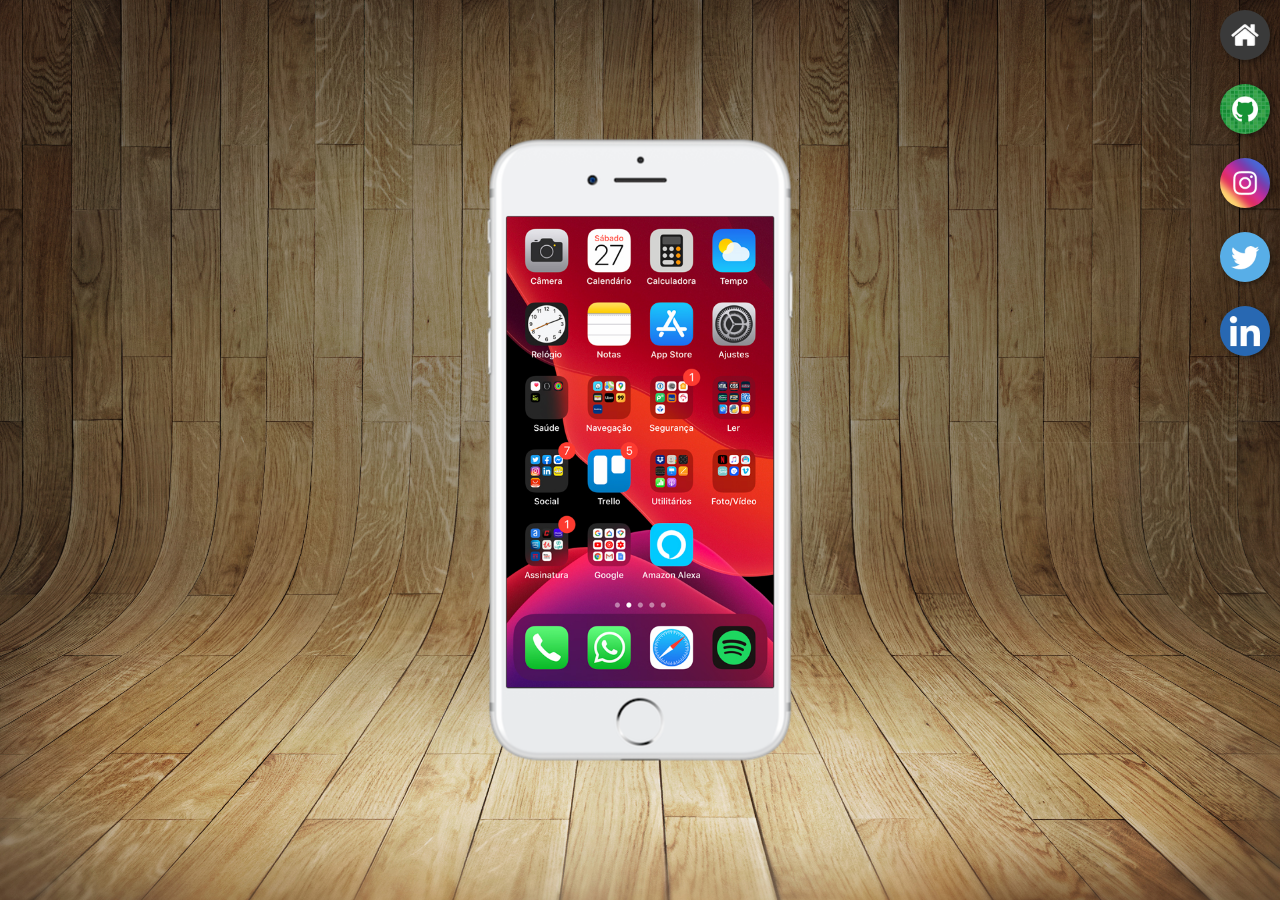
<file: index.html>
<!DOCTYPE html>
<html lang="pt-br">
<head>
    <meta charset="UTF-8">
    <meta http-equiv="X-UA-Compatible" content="IE=edge">
    <meta name="viewport" content="width=device-width, initial-scale=1.0">
    <link rel="shortcut icon" href="favicon.ico" type="image/x-icon">
    <link rel="stylesheet" href="./styles/style.css">
    <title>Projeto Redes Sociais</title>
</head>
<body>
    <main>
        <section id="telefone">
            <iframe src="home.html" frameborder="0" name="tela" id="tela">Seu navegador não é compatível com isso.</iframe>
        </section>
        <section id="redes-sociais">
            <a href="home.html" target="tela"><img src="images/logo-home.jpg" alt="home"></a> <br>
            <a href="github.html" target="tela"><img src="images/logo-github.jpg" alt="github"></a> <br>
            <a href="instagram.html" target="tela"><img src="images/logo-instagram.jpg" alt="instagram"></a> <br>
            <a href="twitter.html" target="tela"><img src="images/logo-twitter.jpg" alt="twitter"></a> <br>
            <a href="linkedin.html" target="tela"><img src="images/logo-linkedin.jpg" alt="Linkedin"></a>
        </section>
    </main>
</body>
</html>
</file>
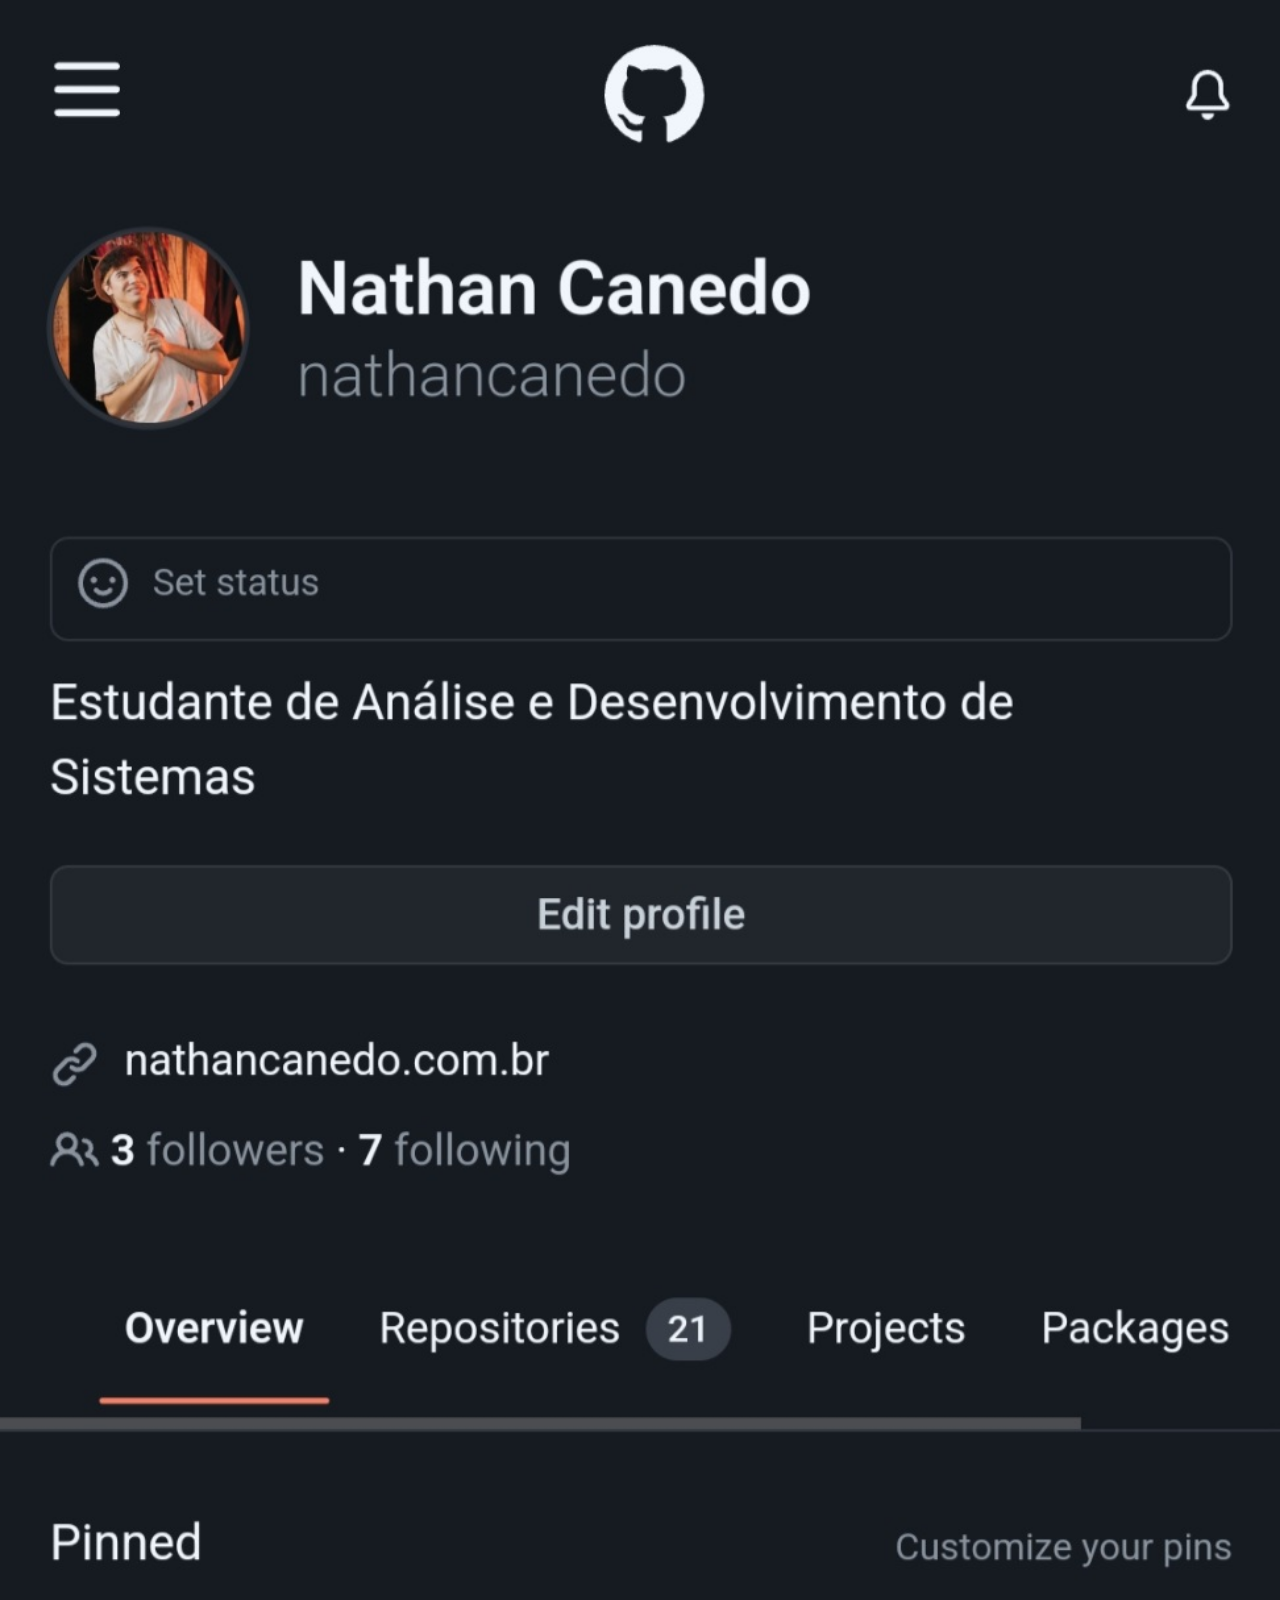
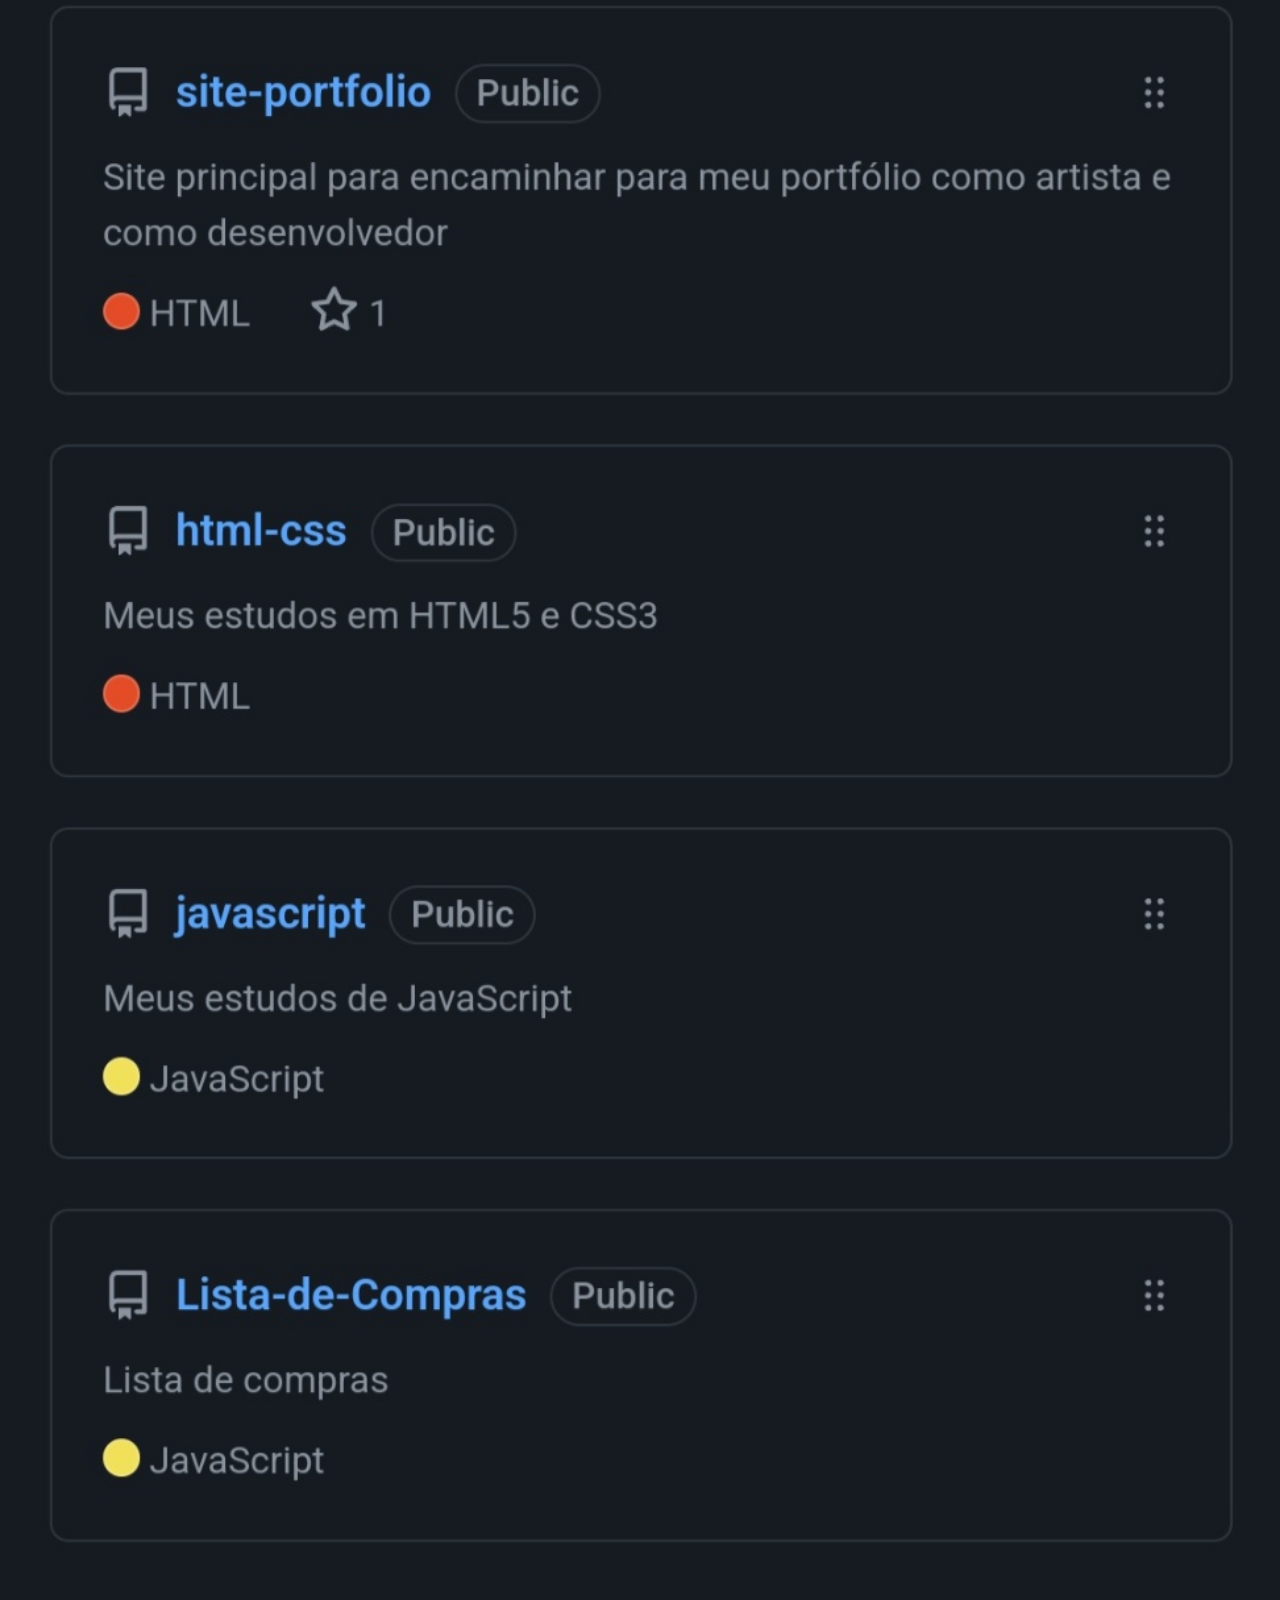
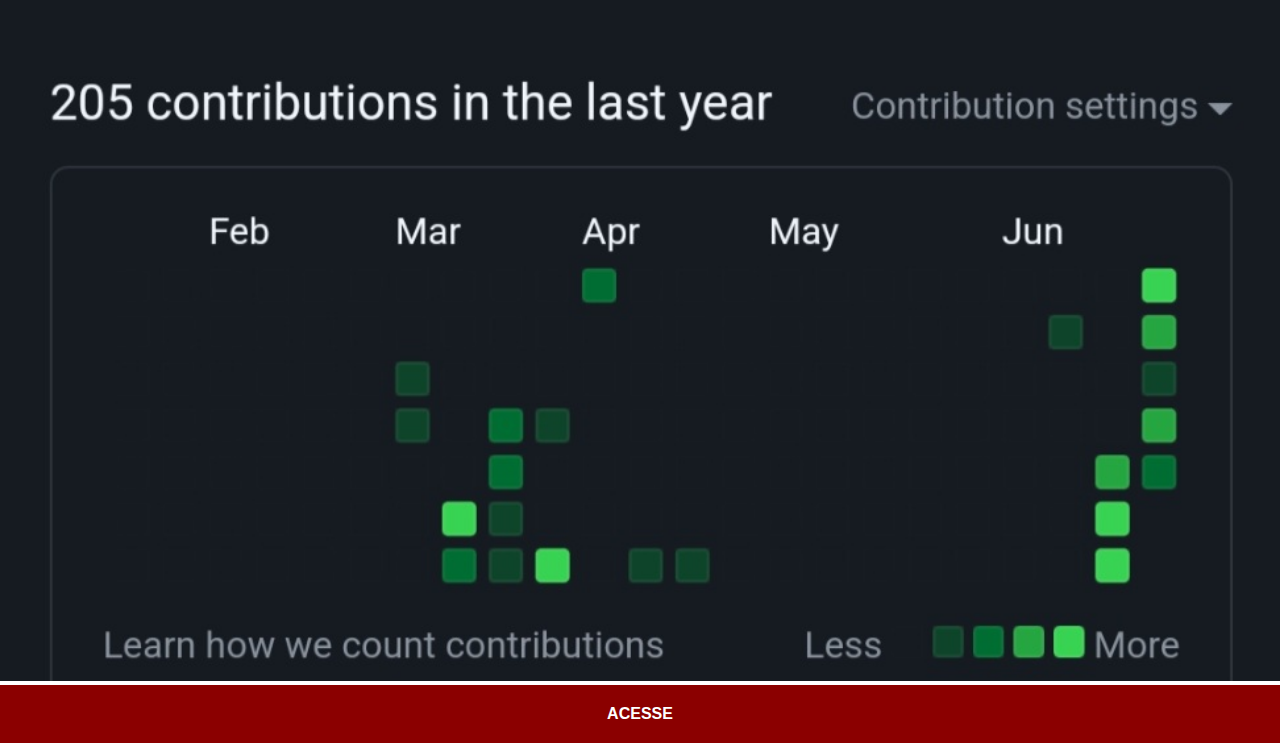
<file: github.html>
<!DOCTYPE html>
<html lang="pt-br">
<head>
    <meta charset="UTF-8">
    <meta http-equiv="X-UA-Compatible" content="IE=edge">
    <meta name="viewport" content="width=device-width, initial-scale=1.0">
    <link rel="stylesheet" href="styles/social.css">
    <title>GitHub</title>
</head>
<body>
    <img src="images/tela-github.jpg" alt="GitHub">
    <a href="https://github.com/nathancanedo" target="_blank">ACESSE</a>
</body>
</html>
</file>
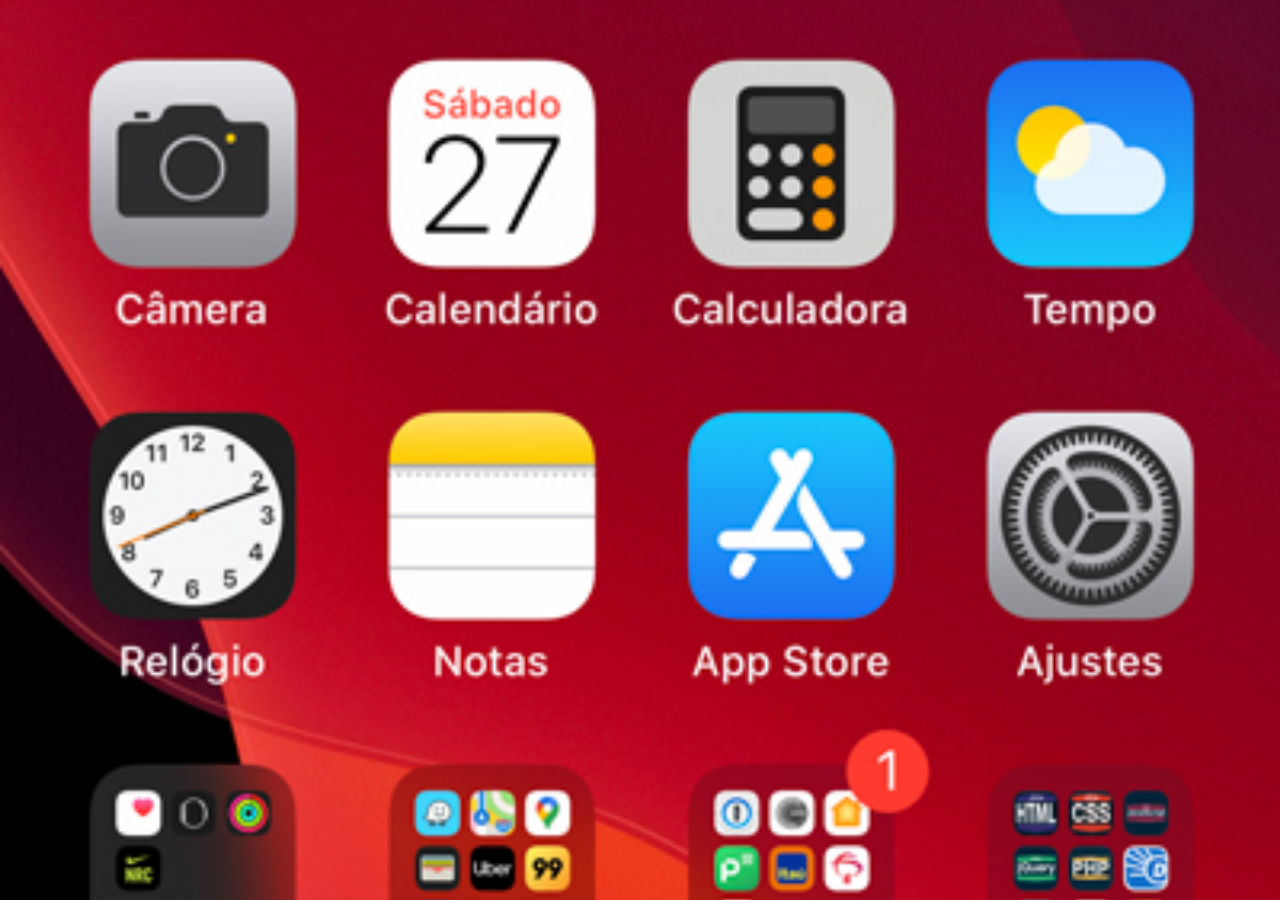
<file: home.html>
<!DOCTYPE html>
<html lang="pt-br">
<head>
    <meta charset="UTF-8">
    <meta http-equiv="X-UA-Compatible" content="IE=edge">
    <meta name="viewport" content="width=device-width, initial-scale=1.0">
    <title>Home</title>
    <style>
        * {
            margin: 0px;
            padding: 0px;
        }

        body {
            width: 100vw;
            height: 100vh;
            background: black url('images/tela-home.jpg') no-repeat top center;
            background-size: cover;
        }
    </style>
</head>
<body>
    
</body>
</html>
</file>
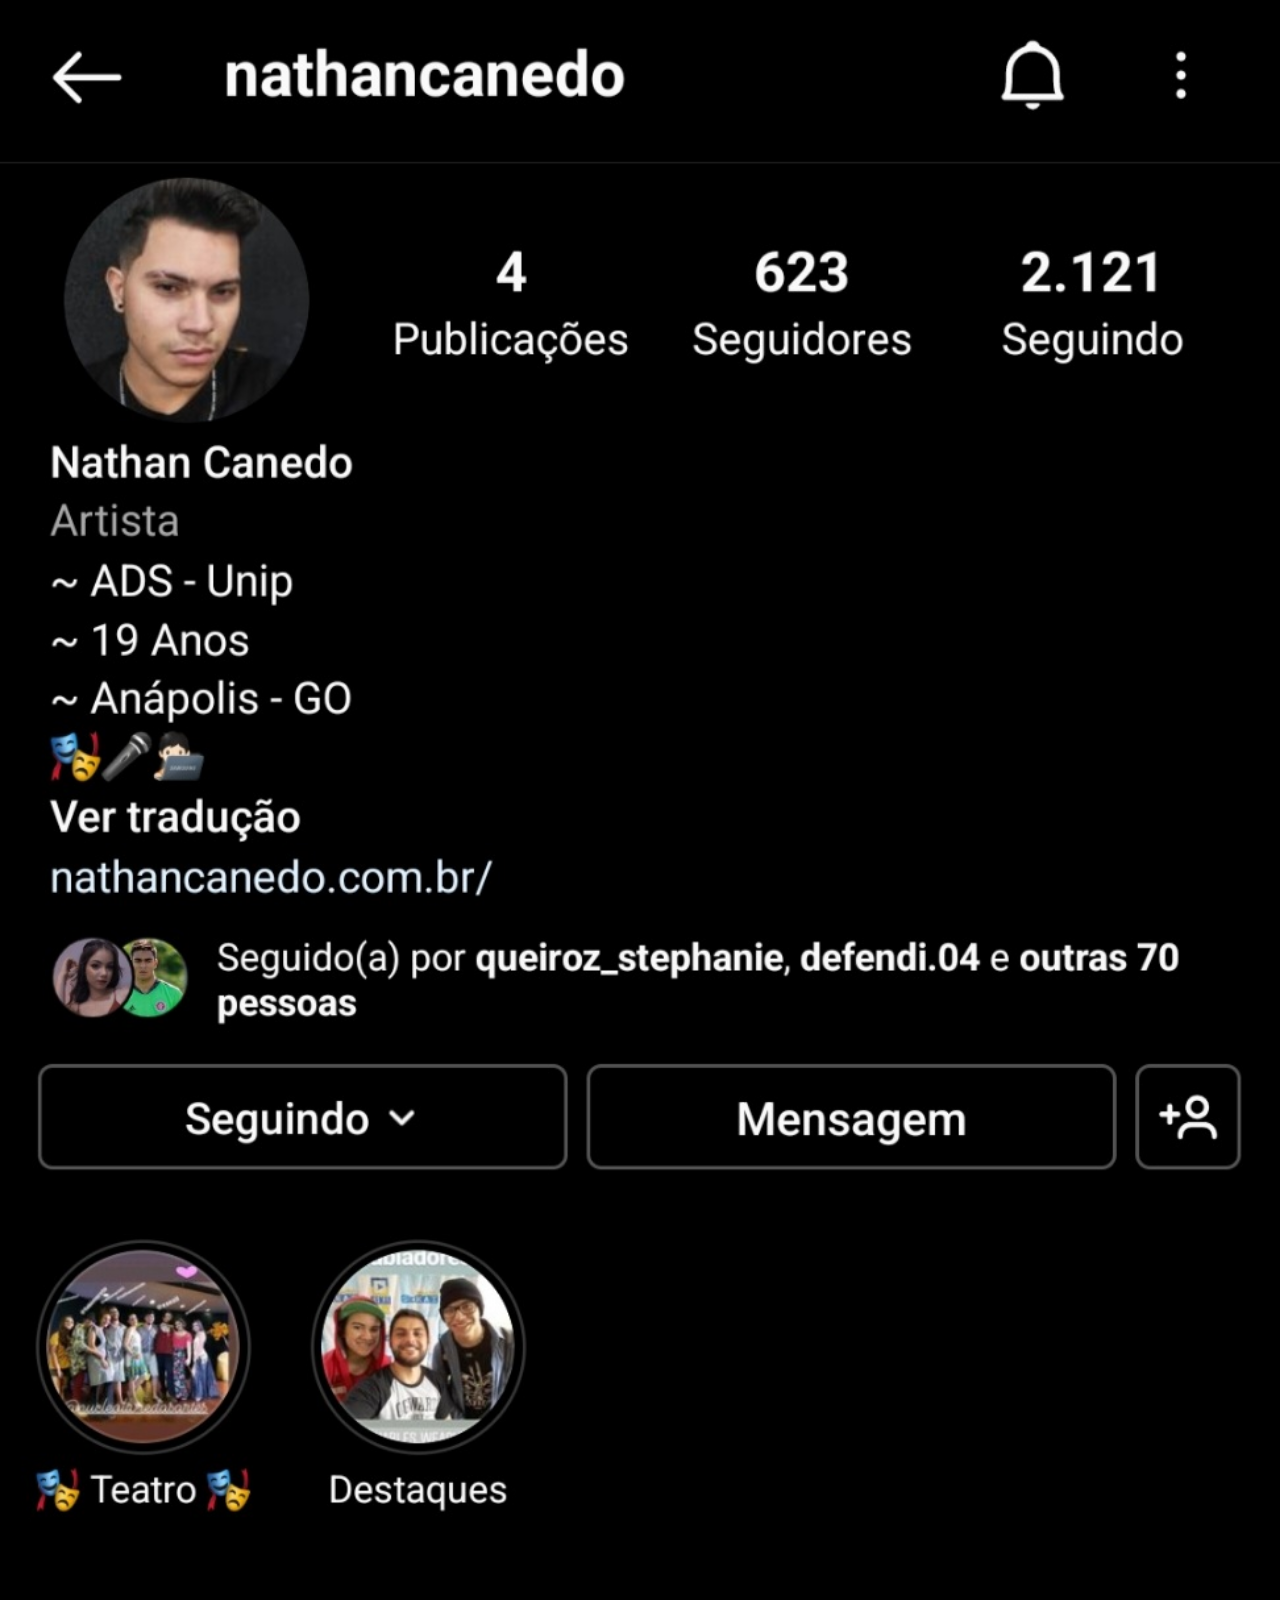
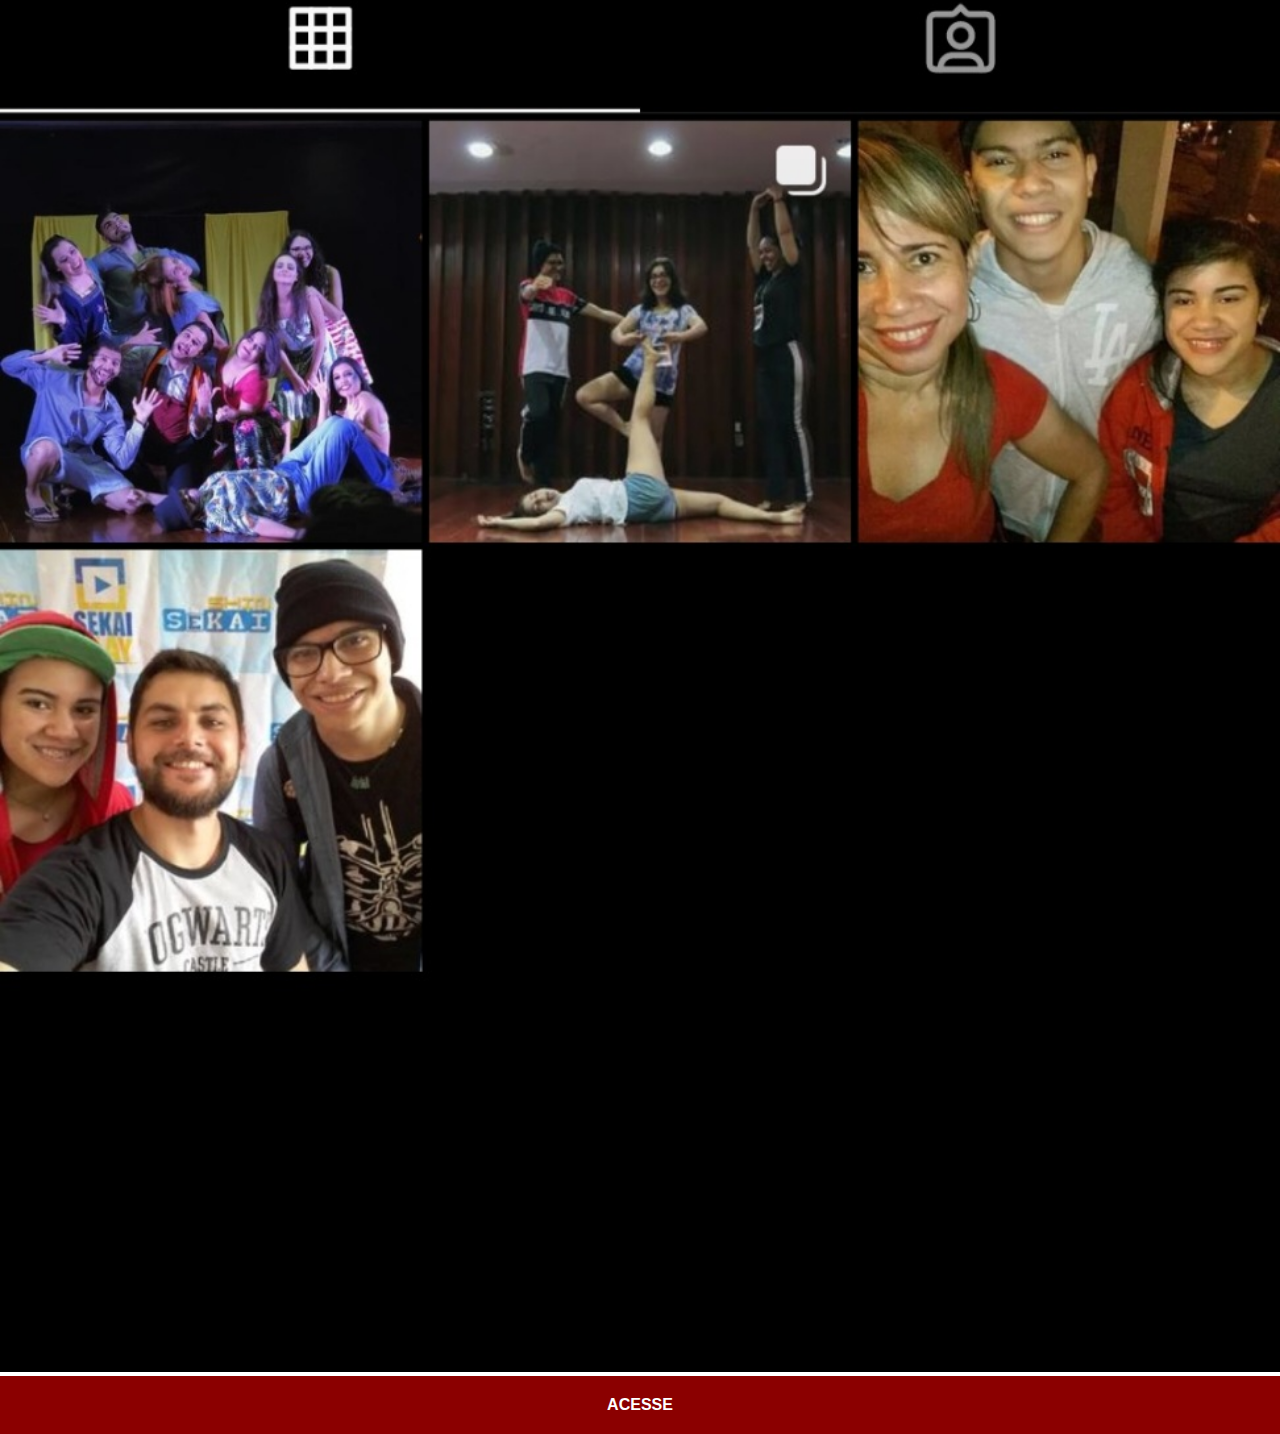
<file: instagram.html>
<!DOCTYPE html>
<html lang="en">
<head>
    <meta charset="UTF-8">
    <meta http-equiv="X-UA-Compatible" content="IE=edge">
    <meta name="viewport" content="width=device-width, initial-scale=1.0">
    <link rel="stylesheet" href="styles/social.css">
    <title>instagram</title>
</head>
<body>
    <img src="images/tela-instagram.jpg" alt="instagram">
    <a href="https://www.instagram.com/nathancanedo/" target="_blank">ACESSE</a>
</body>
</html>
</file>
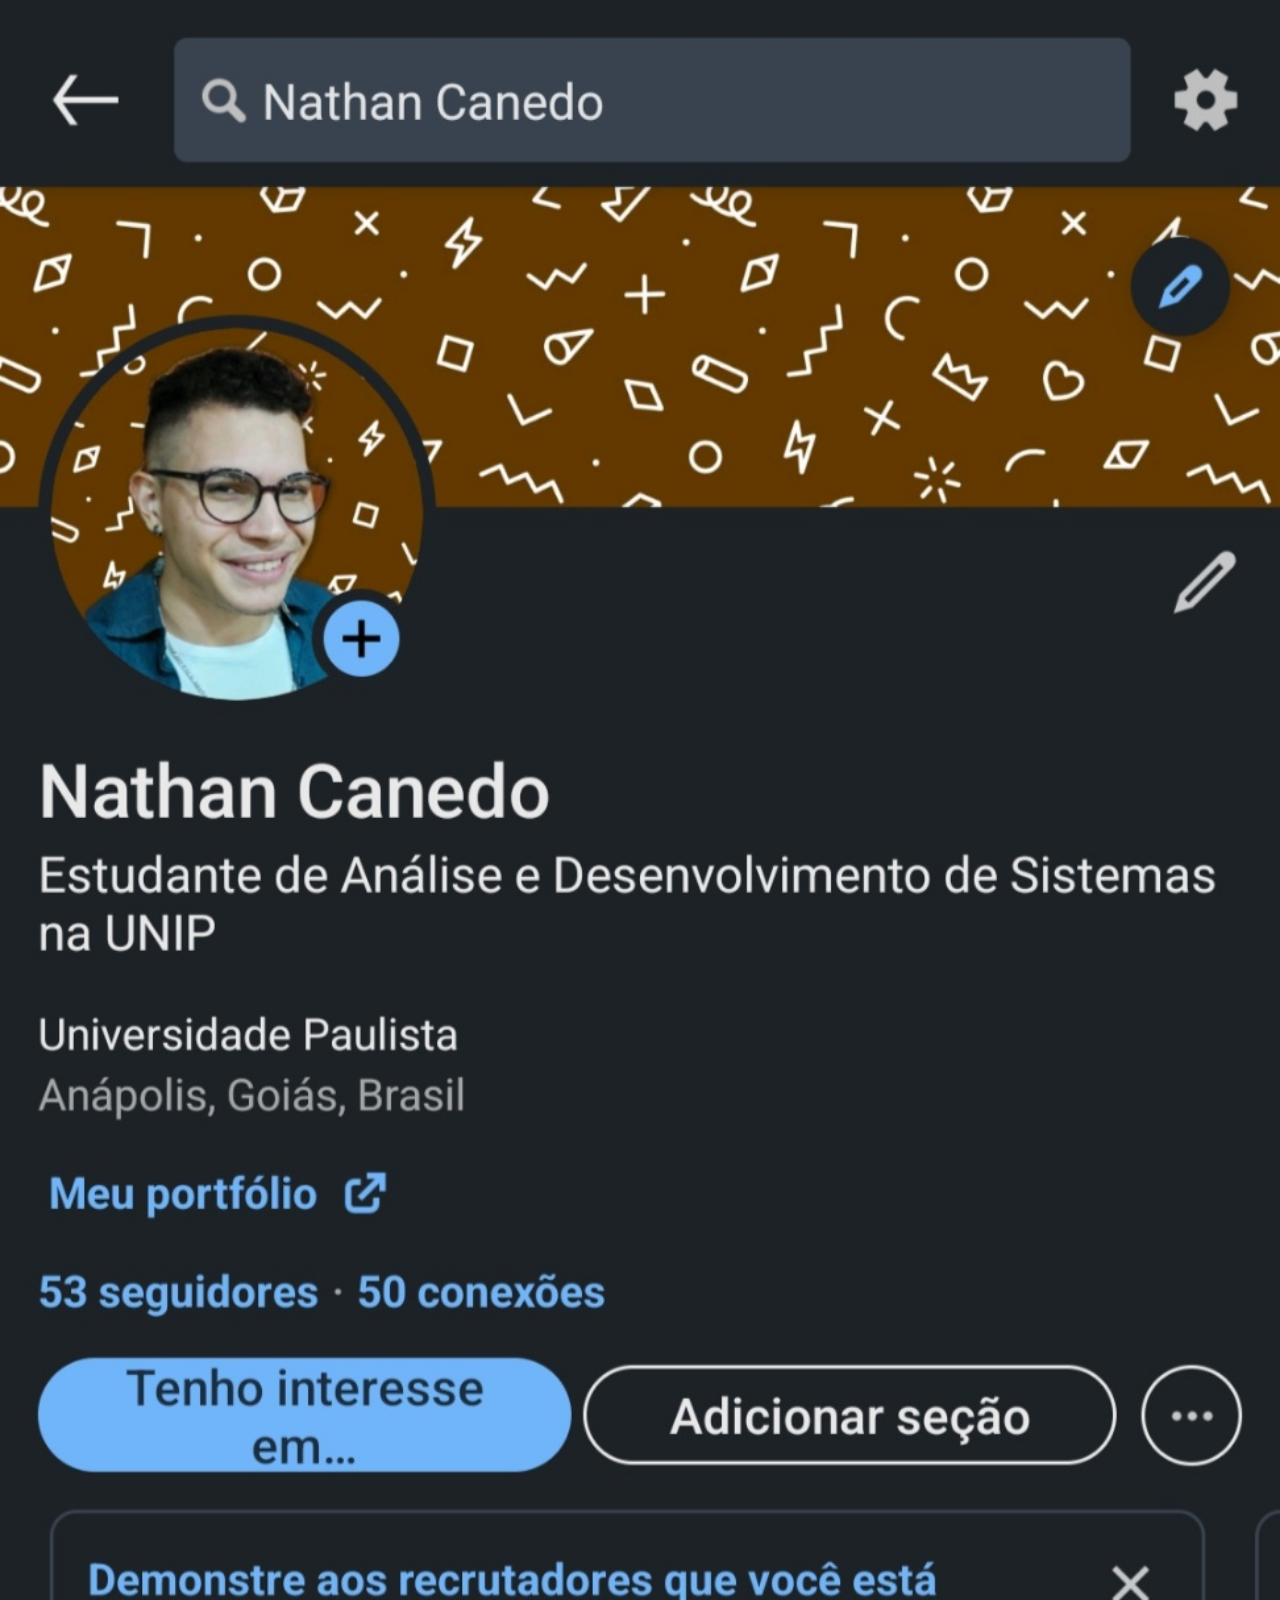
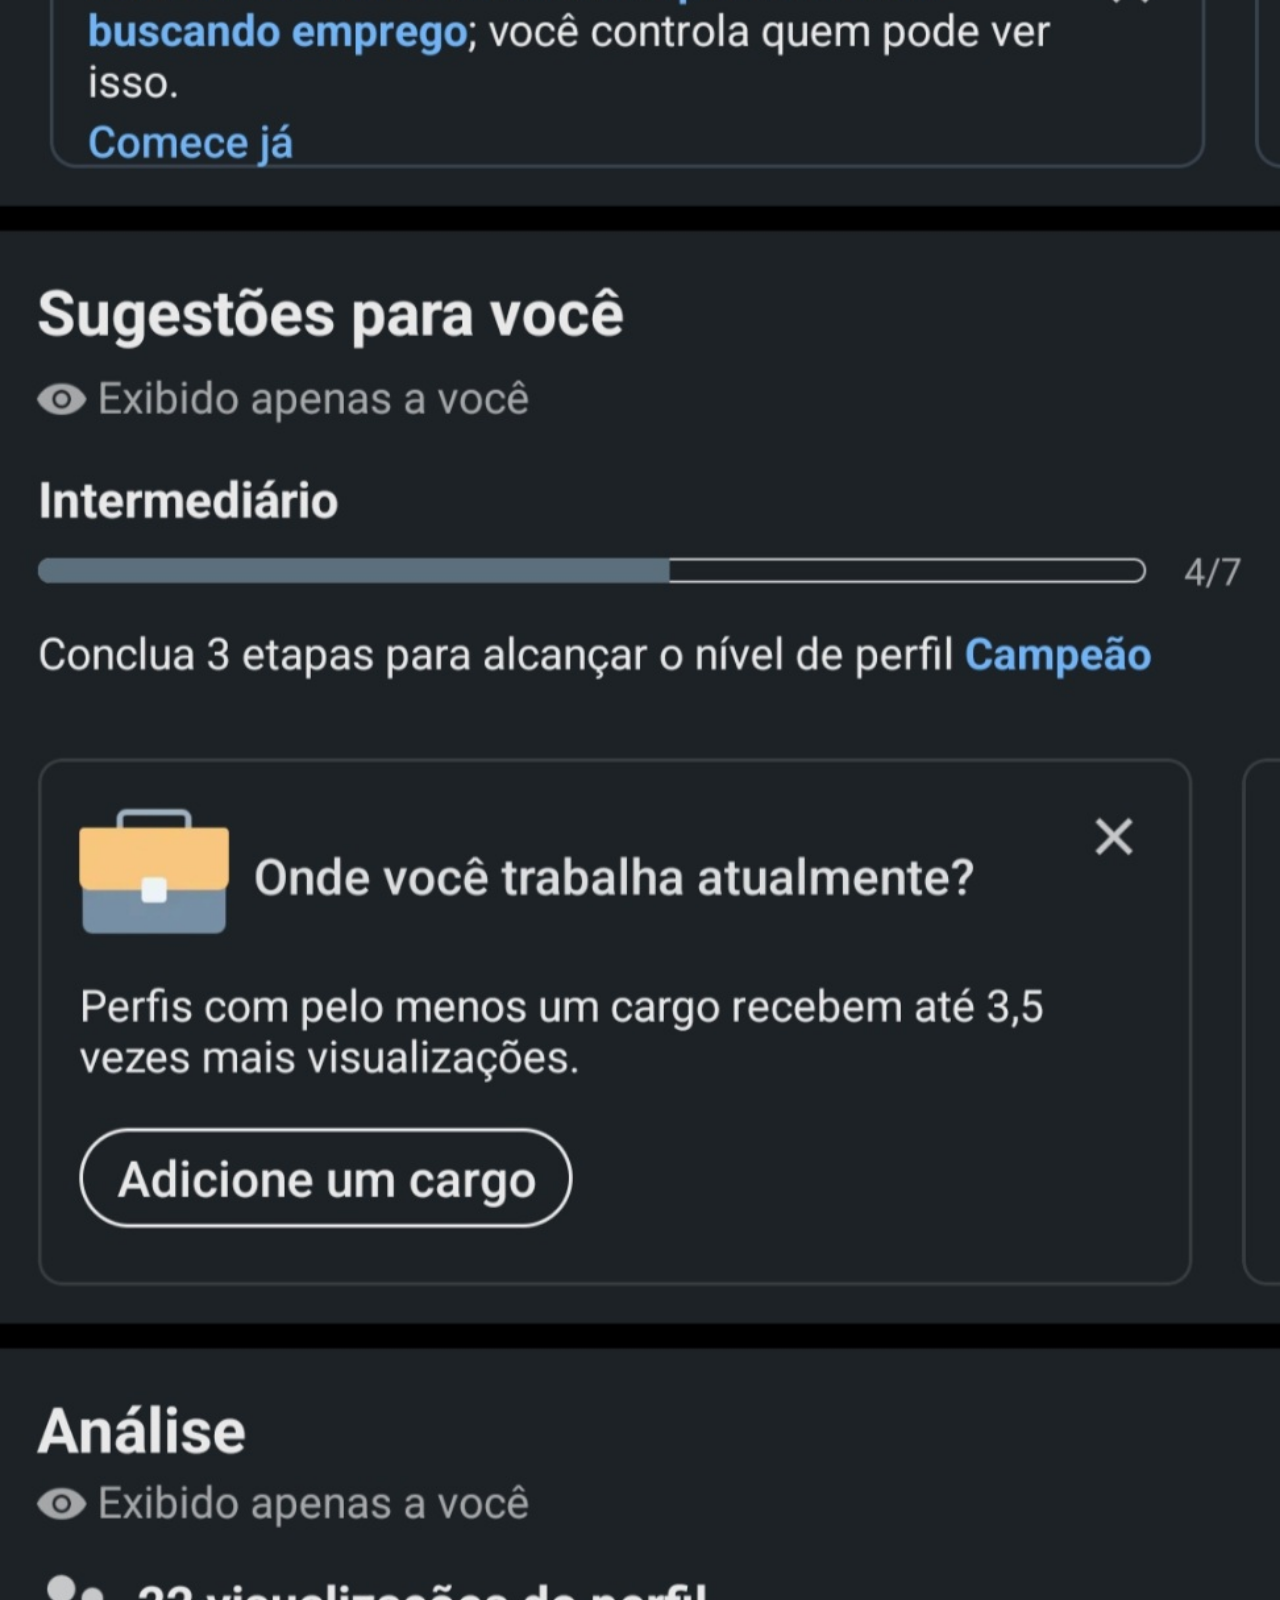
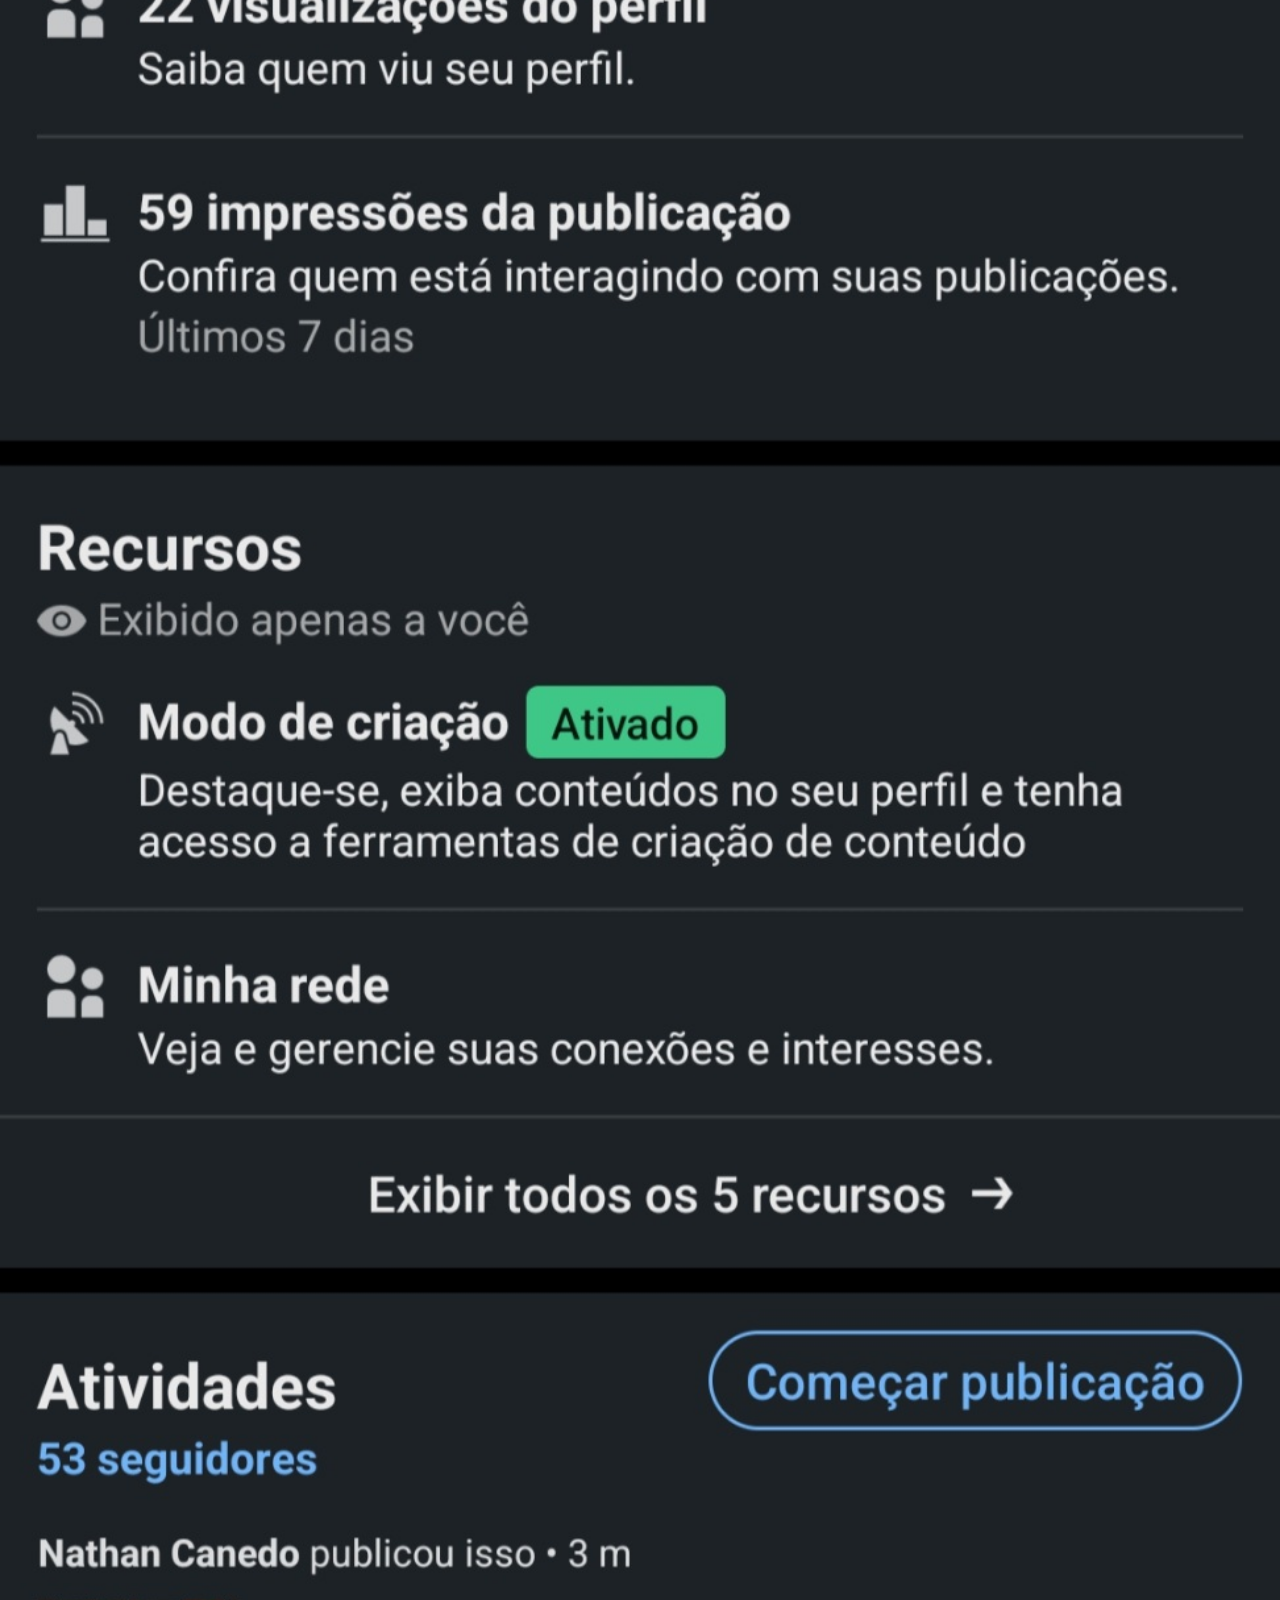
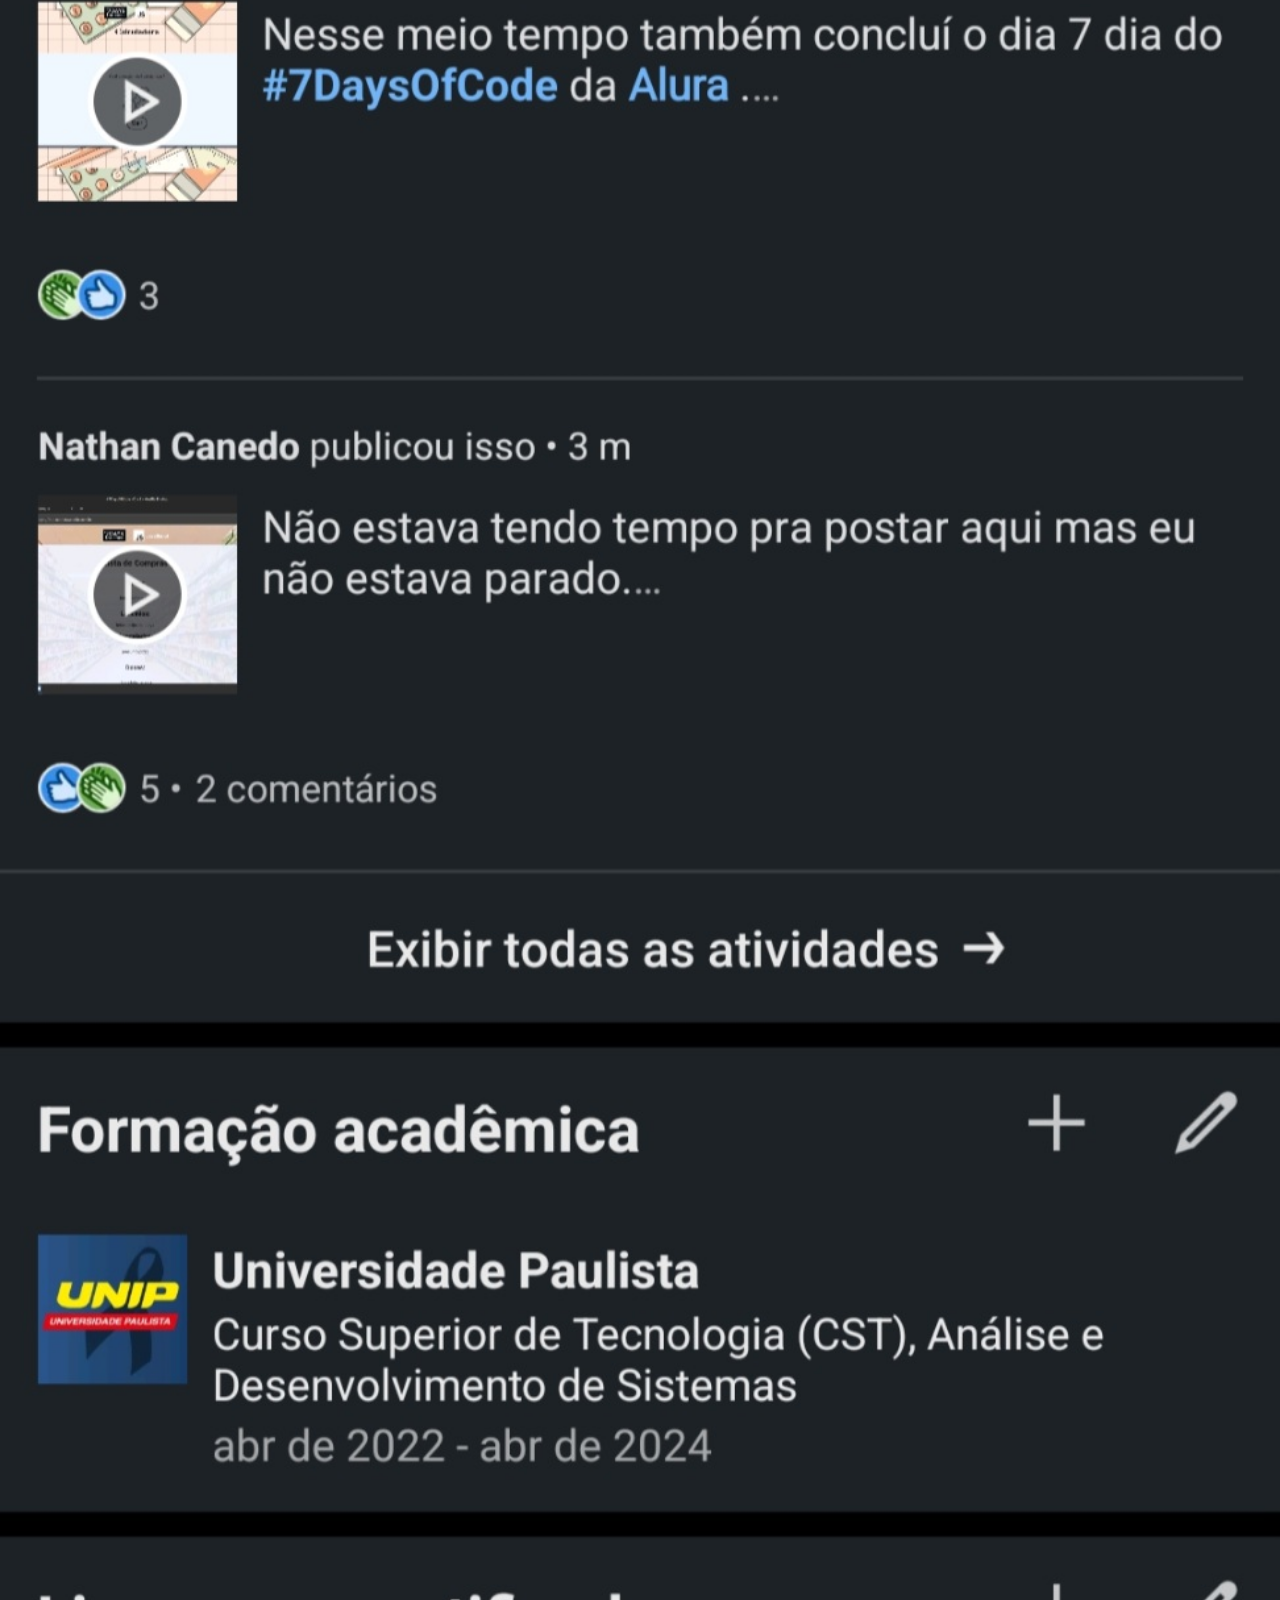
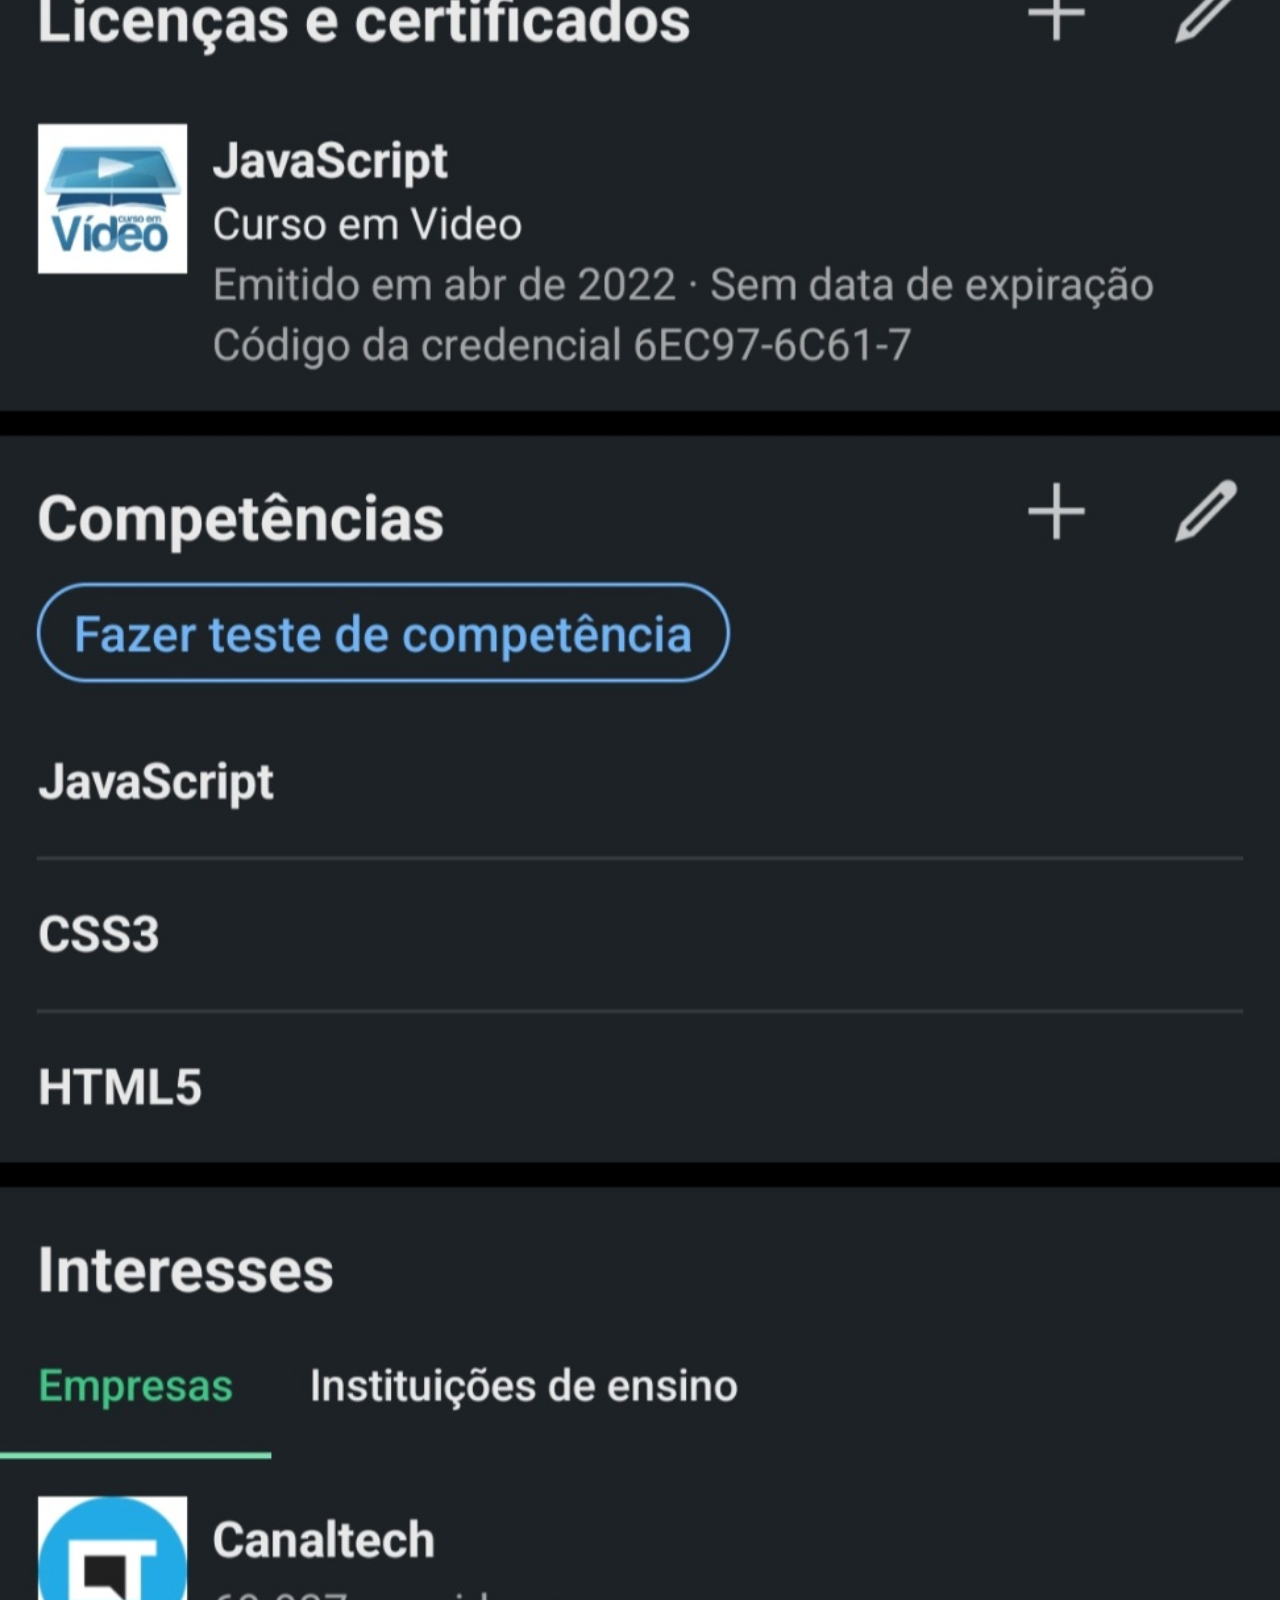
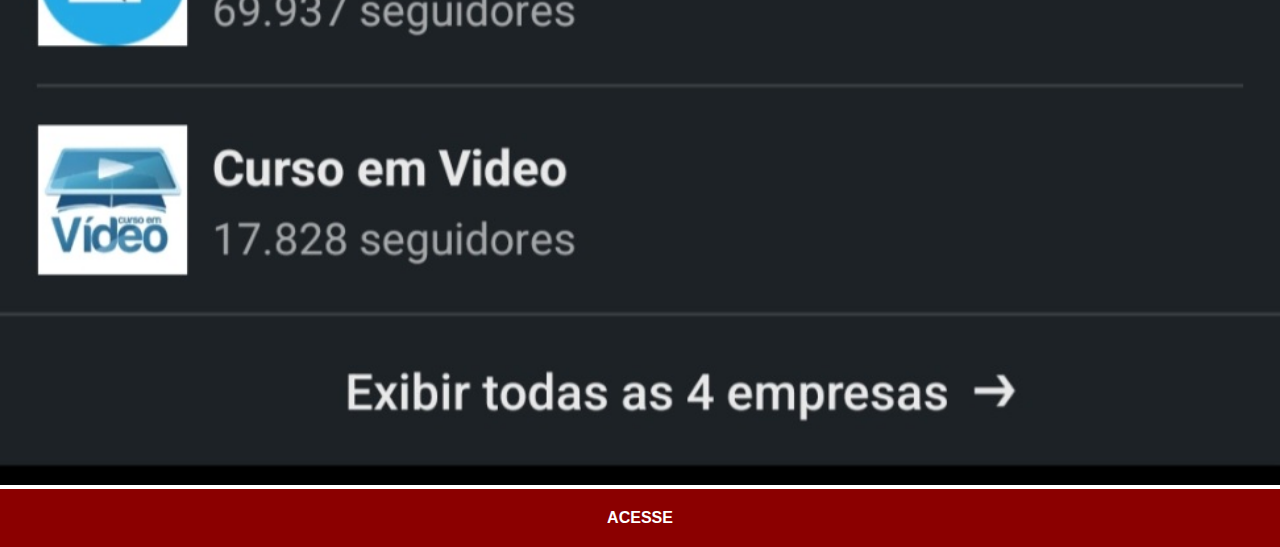
<file: linkedin.html>
<!DOCTYPE html>
<html lang="pt-br">
<head>
    <meta charset="UTF-8">
    <meta http-equiv="X-UA-Compatible" content="IE=edge">
    <meta name="viewport" content="width=device-width, initial-scale=1.0">
    <link rel="stylesheet" href="styles/social.css">
    <title>Linkedin</title>
</head>
<body>
    <img src="images/tela-linkedin.jpg" alt="linkedin">
    <a href="https://www.linkedin.com/in/nathancanedo/" target="_blank">ACESSE</a>
</body>
</html>
</file>
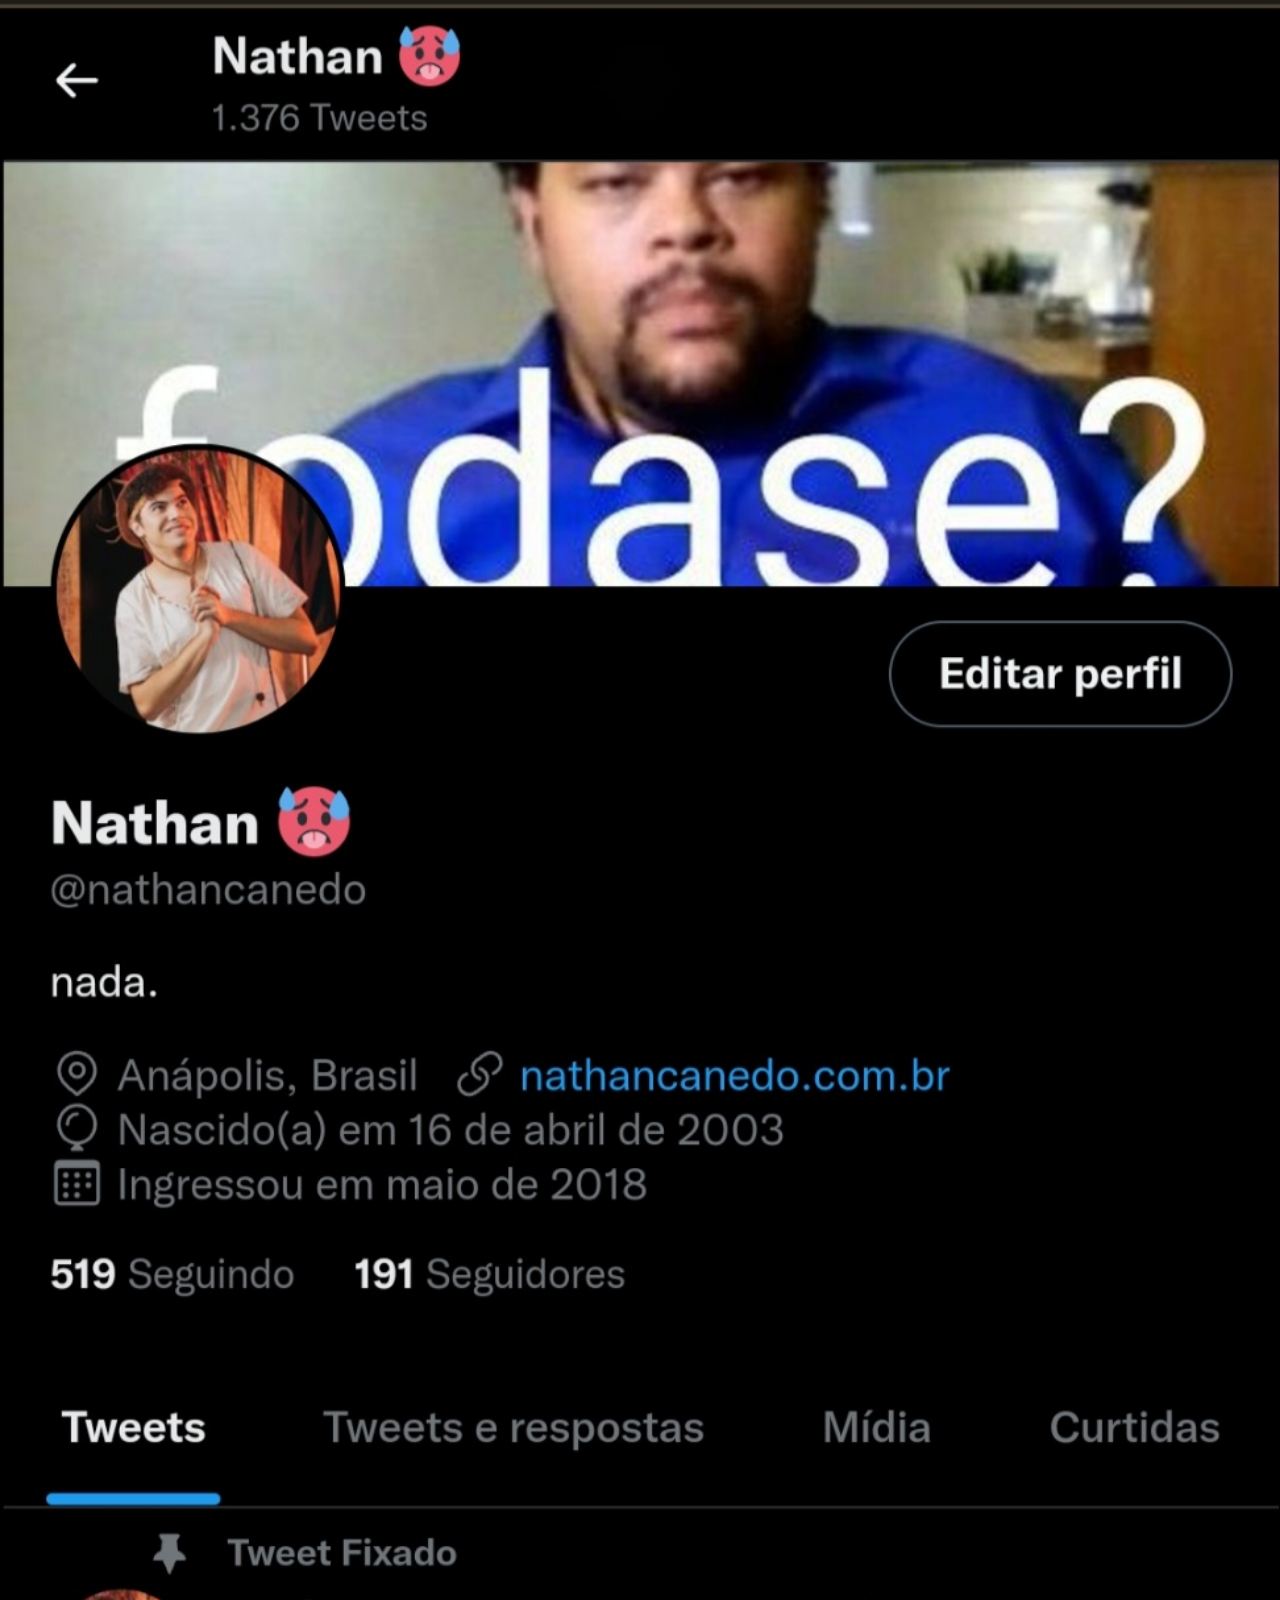
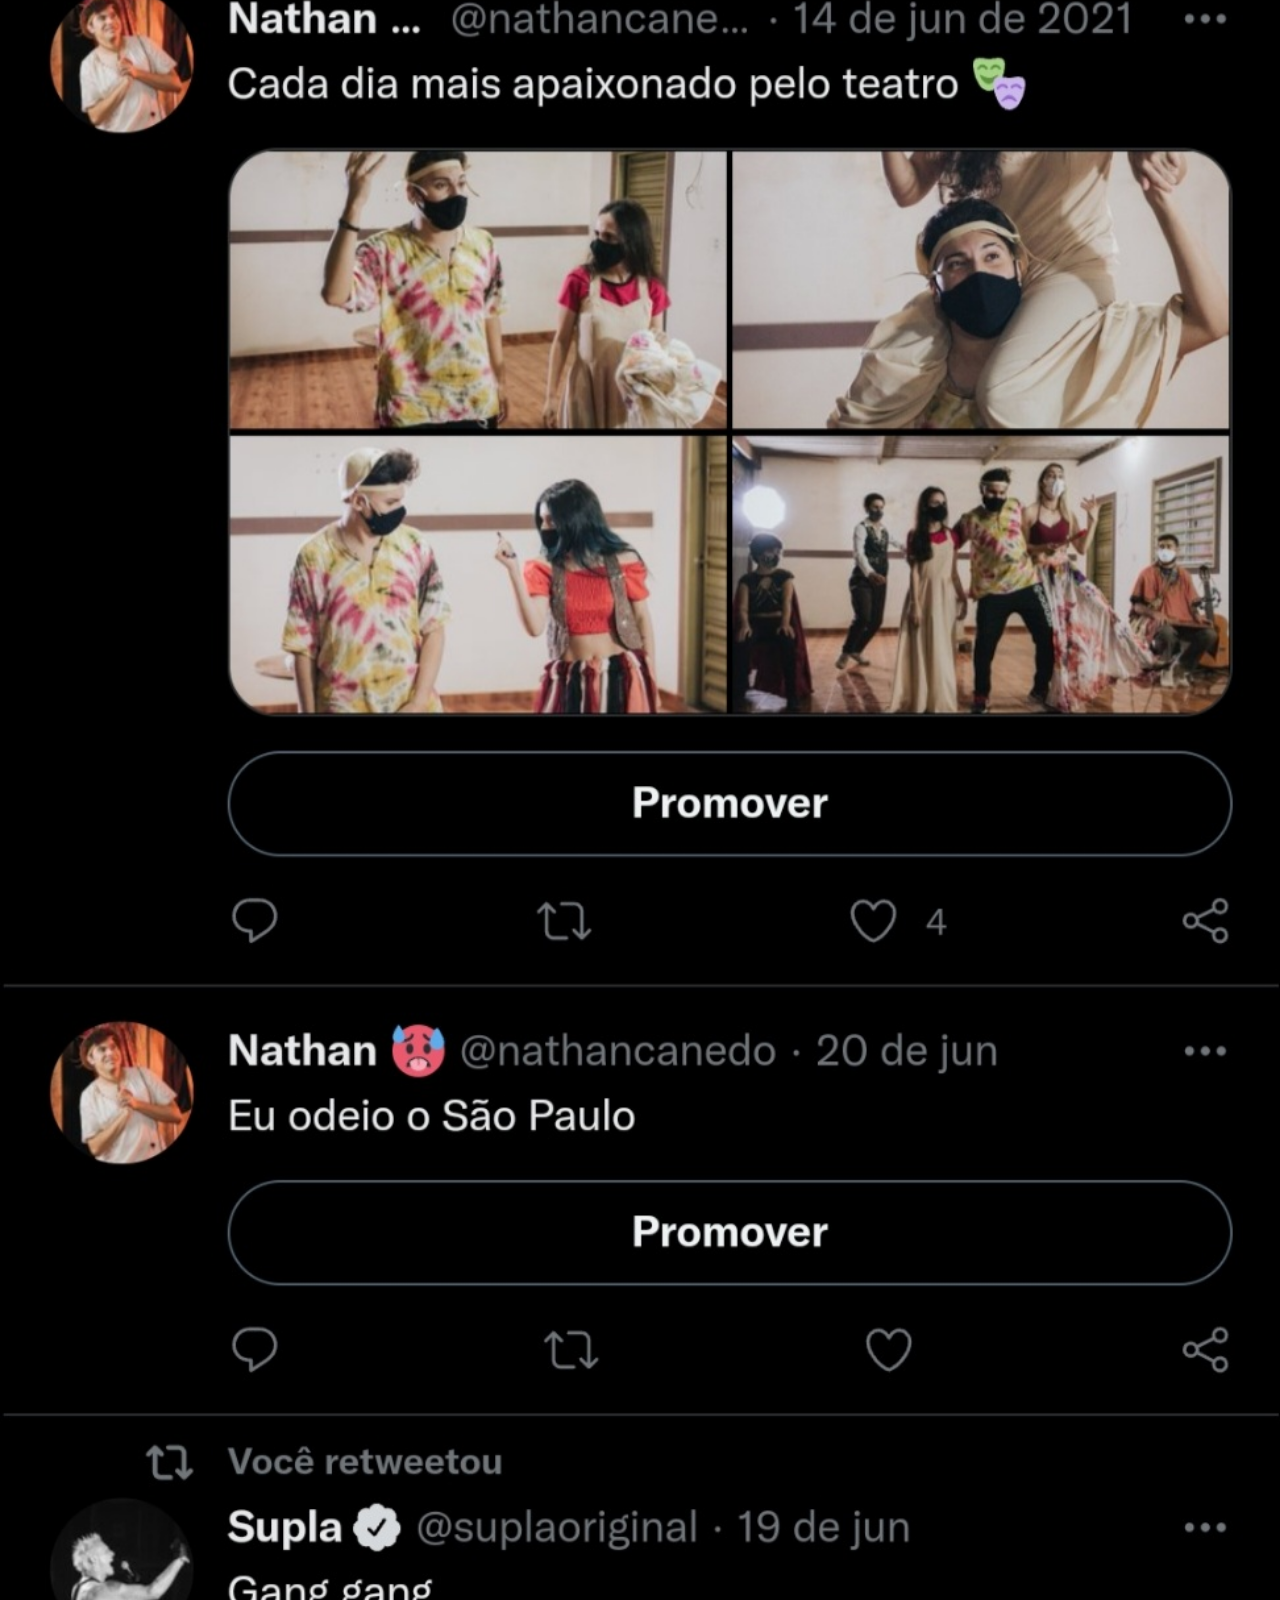
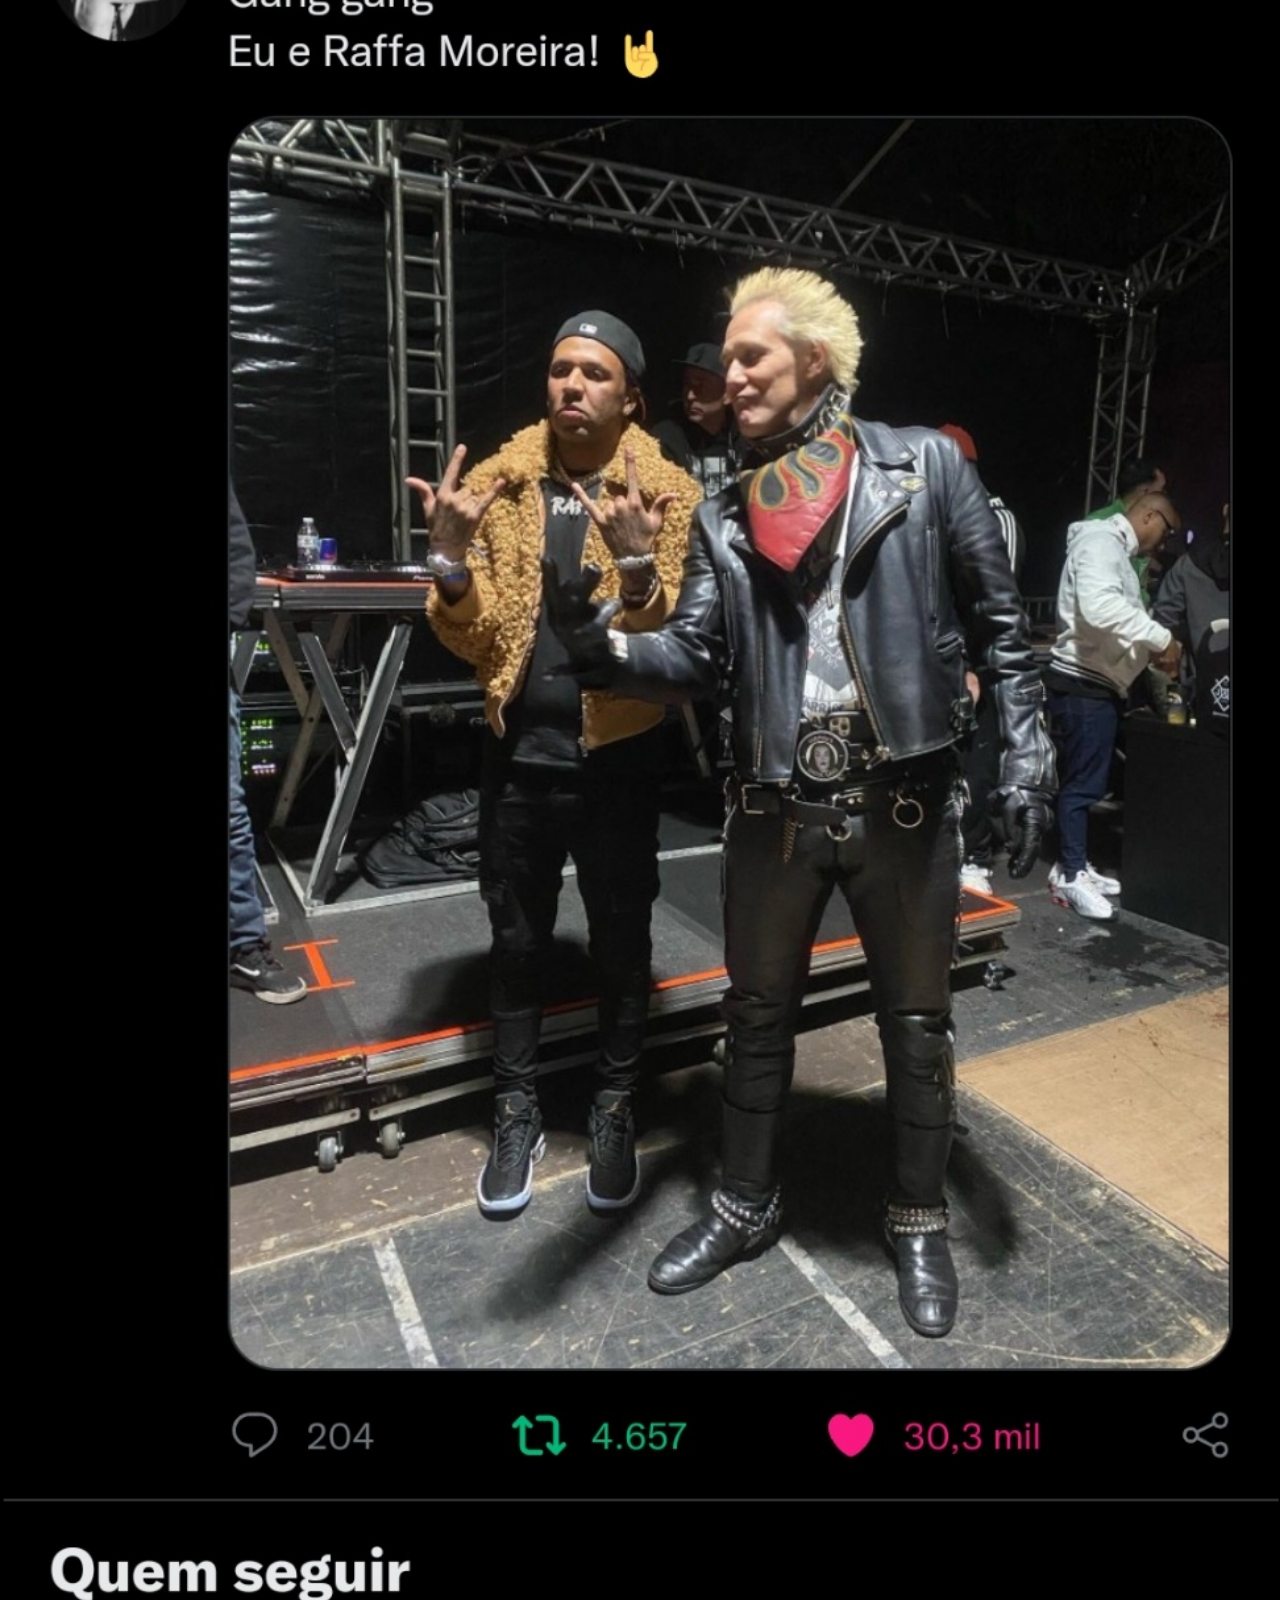
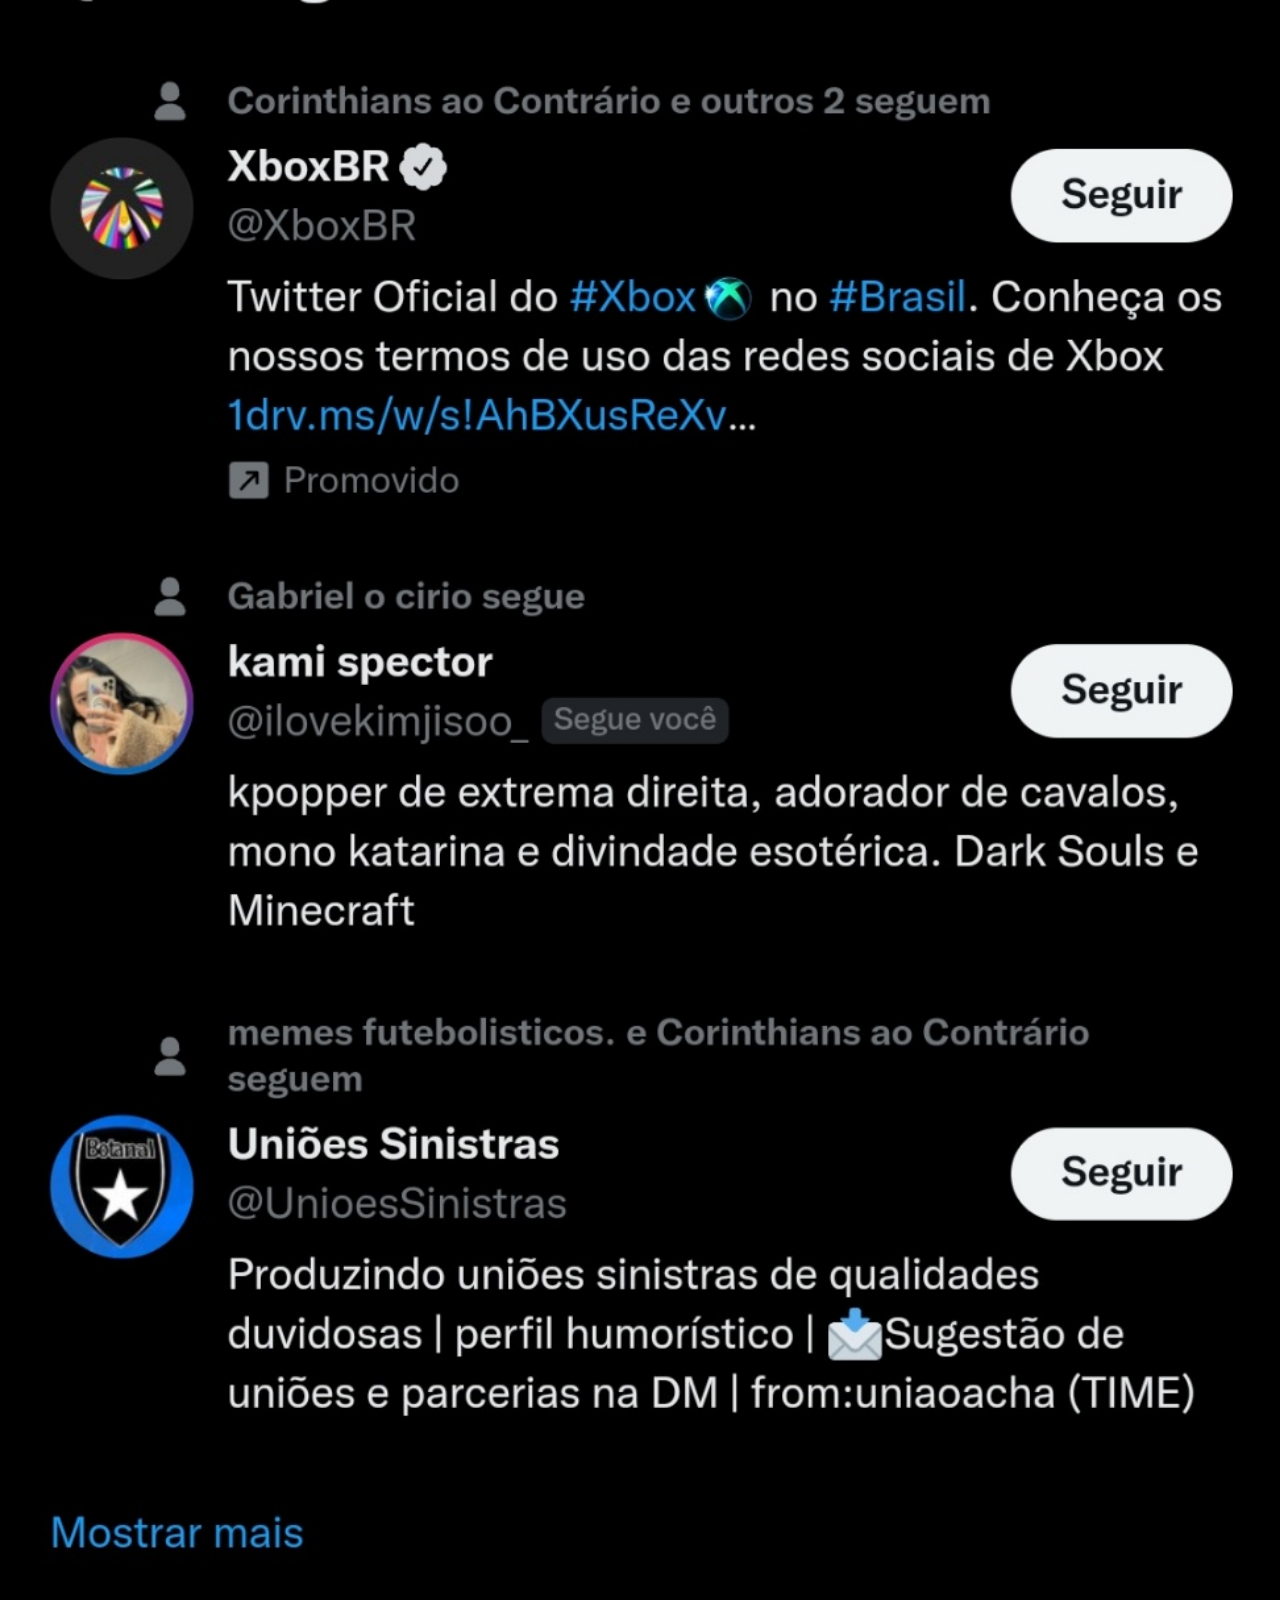
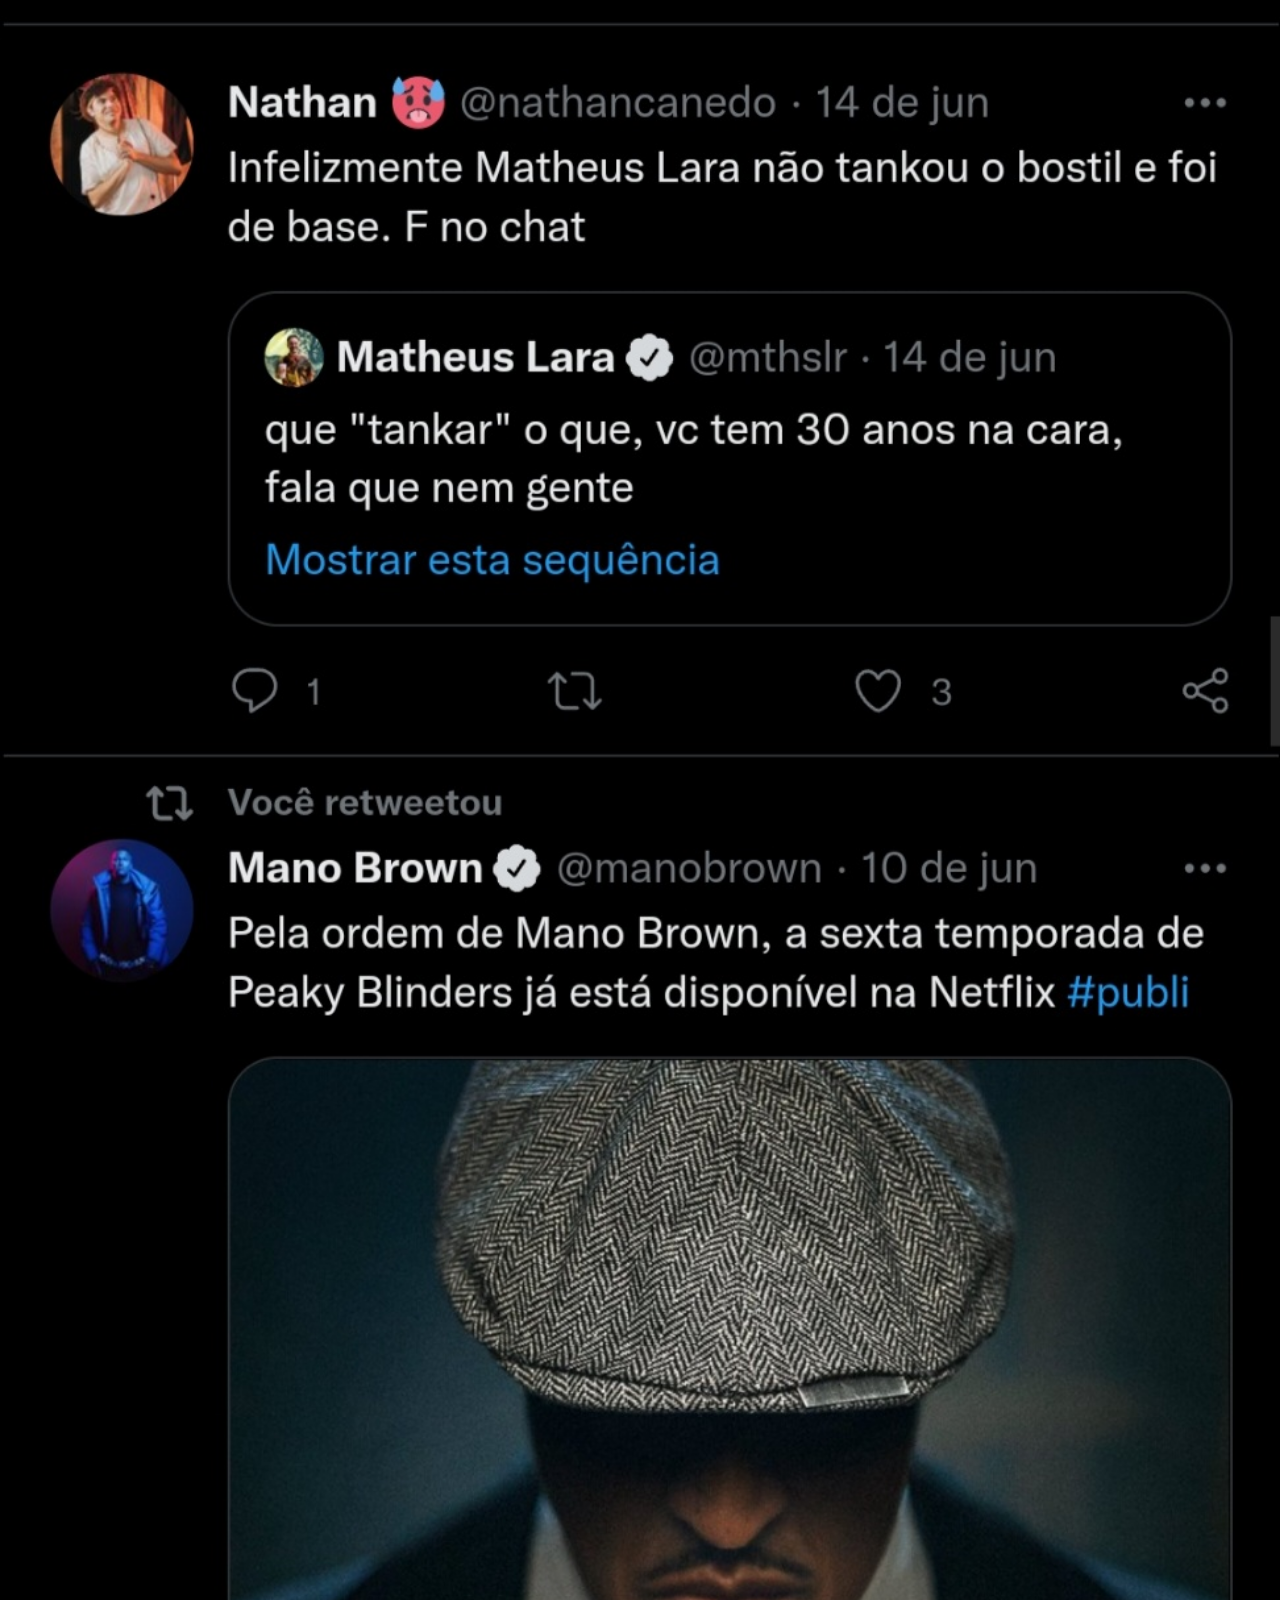
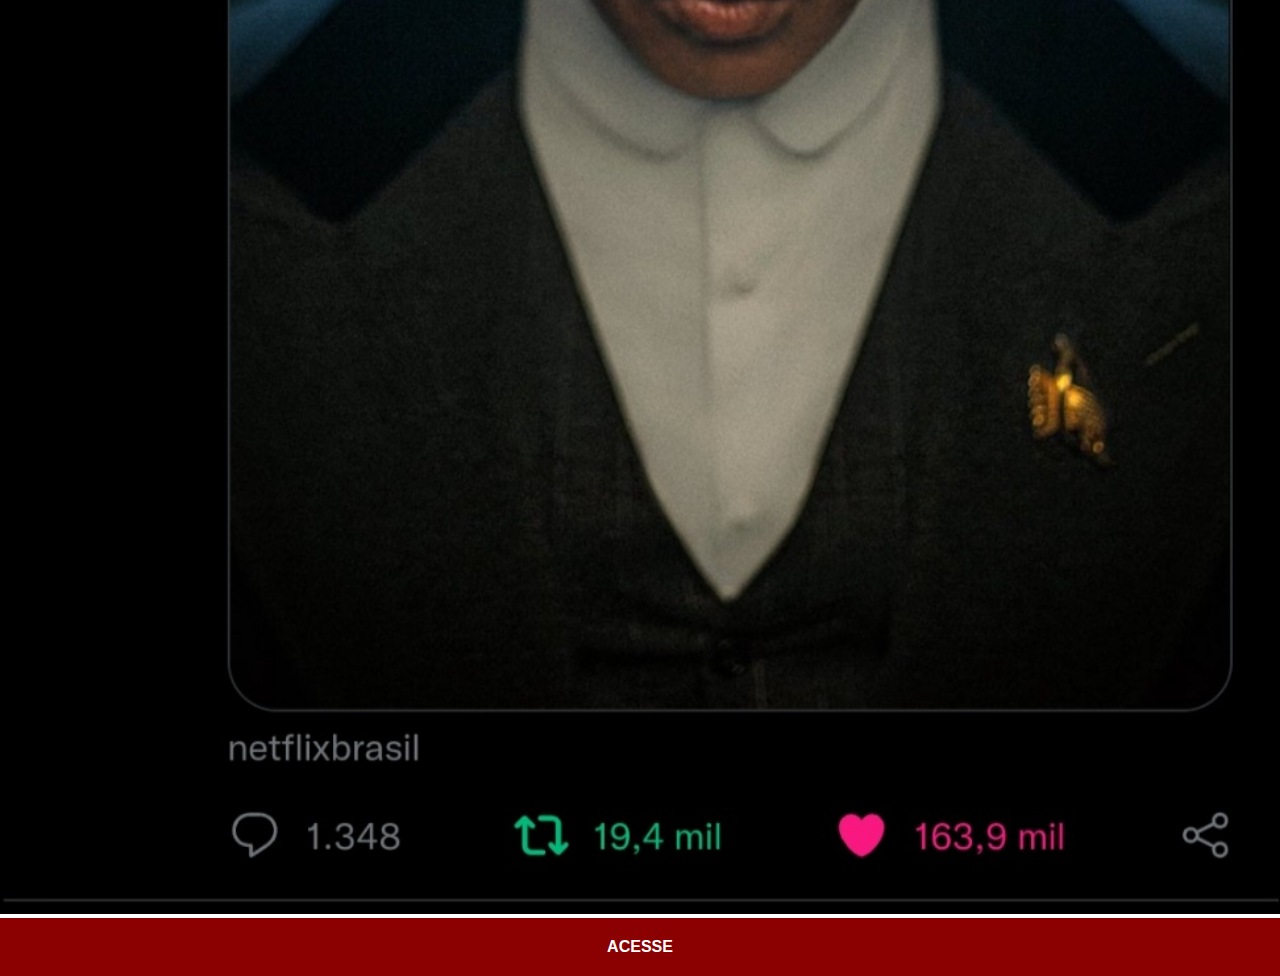
<file: twitter.html>
<!DOCTYPE html>
<html lang="pt-br">
<head>
    <meta charset="UTF-8">
    <meta http-equiv="X-UA-Compatible" content="IE=edge">
    <meta name="viewport" content="width=], initial-scale=1.0">
    <link rel="stylesheet" href="styles/social.css">
    <title>Twitter</title>
</head>
<body>
    <img src="images/tela-twitter.jpg" alt="twitter">
    <a href="https://twitter.com/nathancanedo" target="_blank">ACESSE</a>
</body>
</html>
</file>
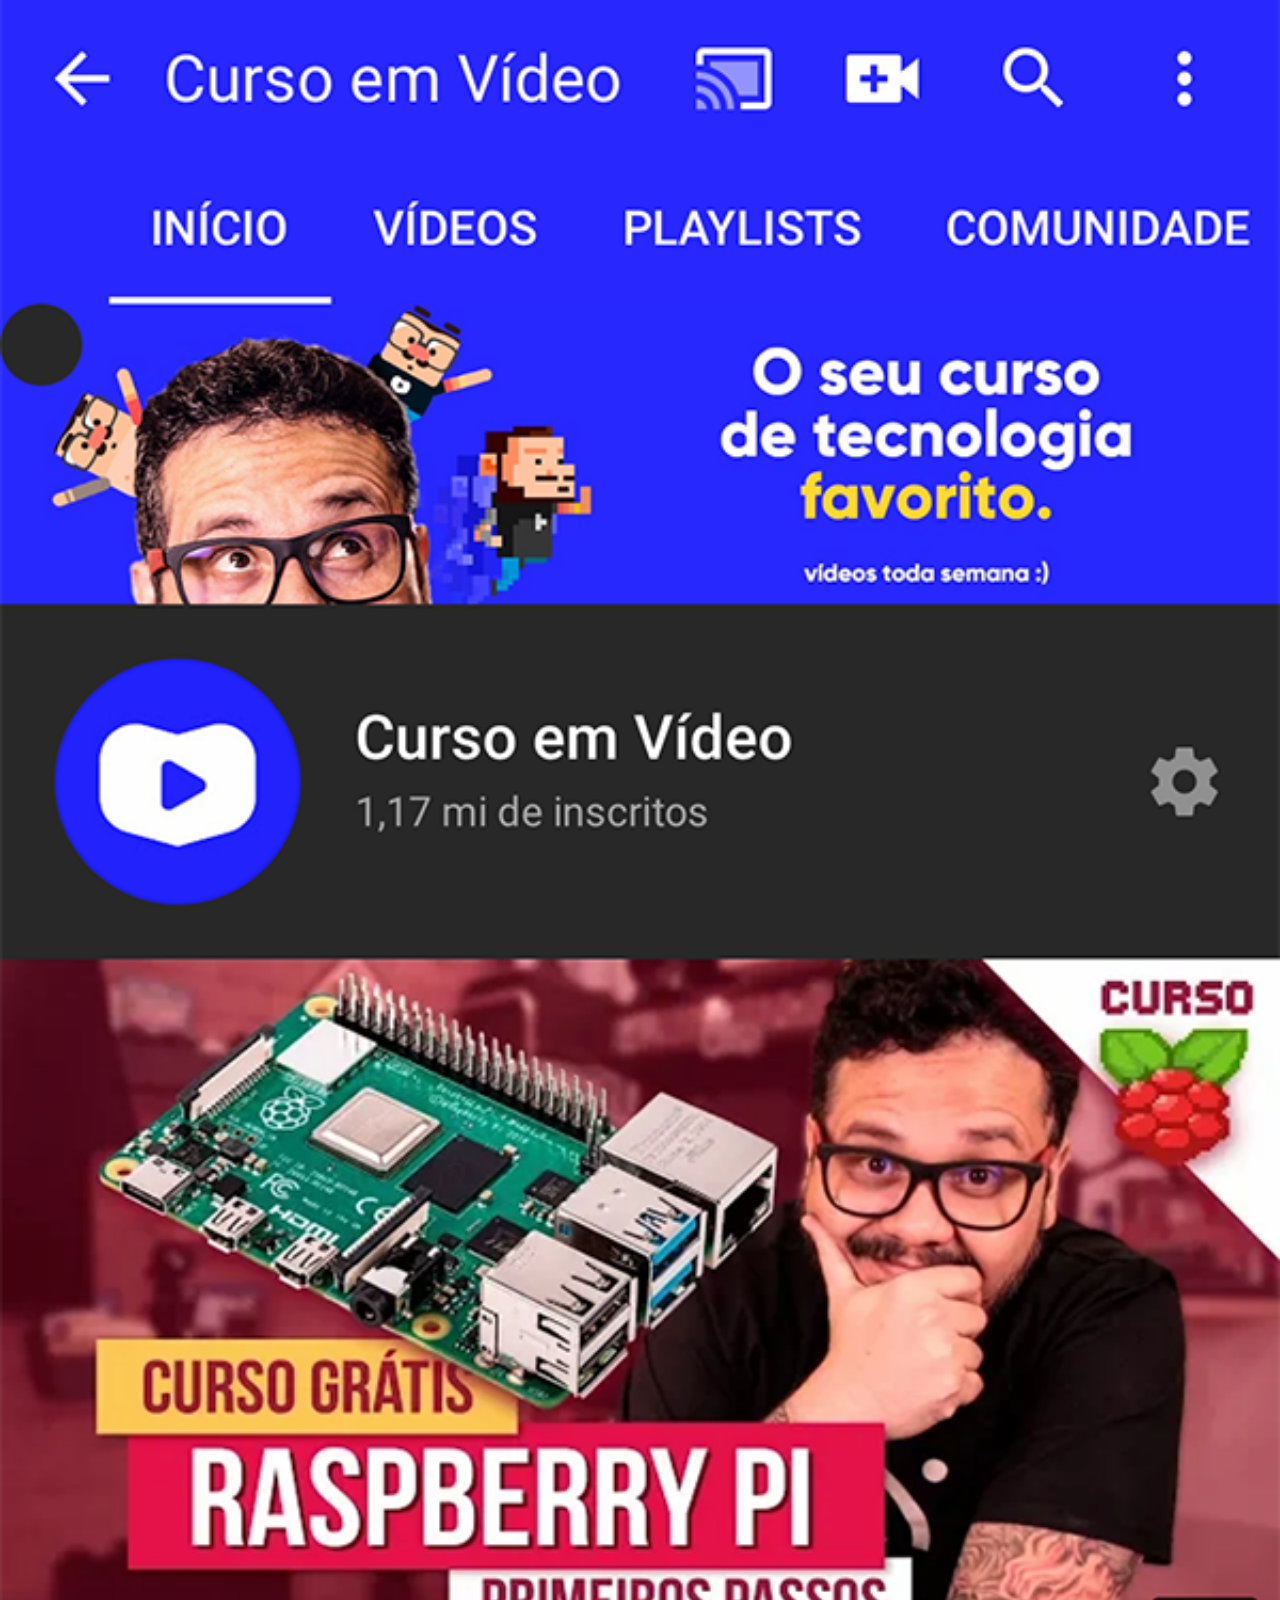
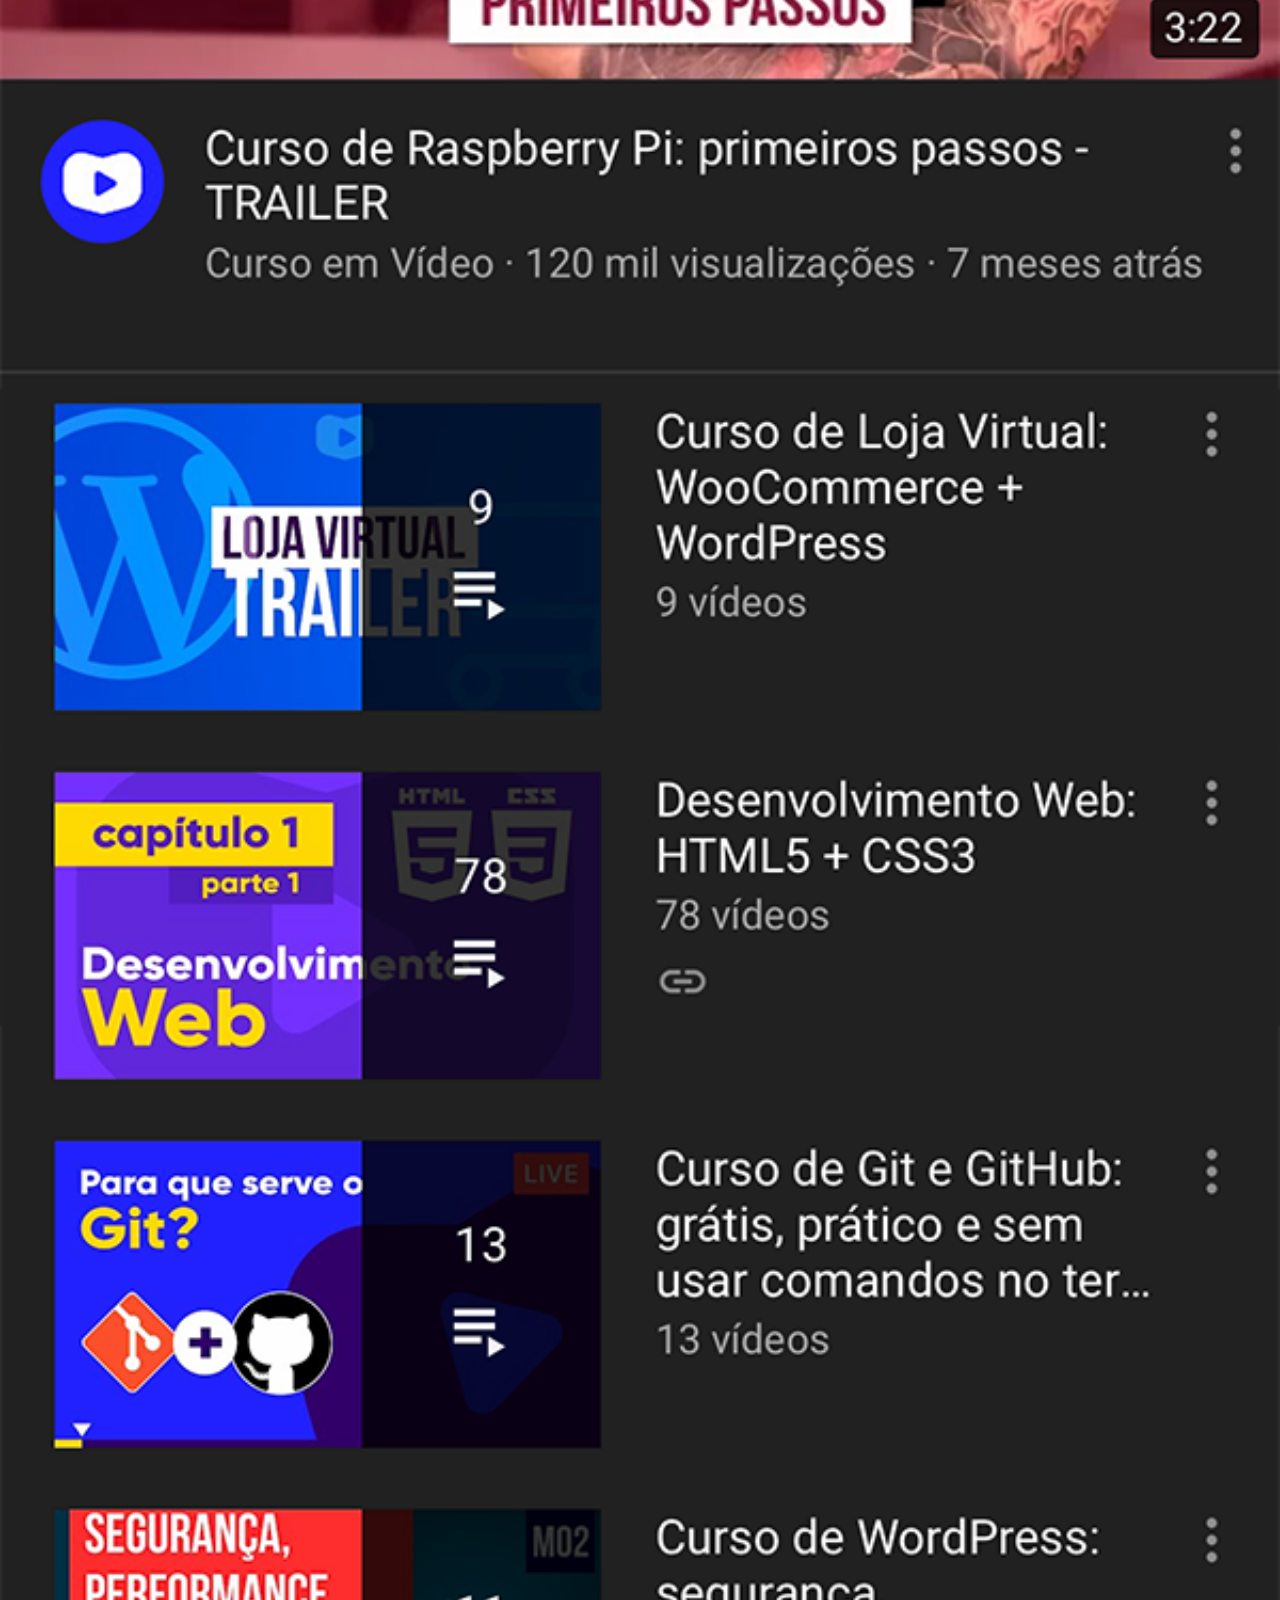
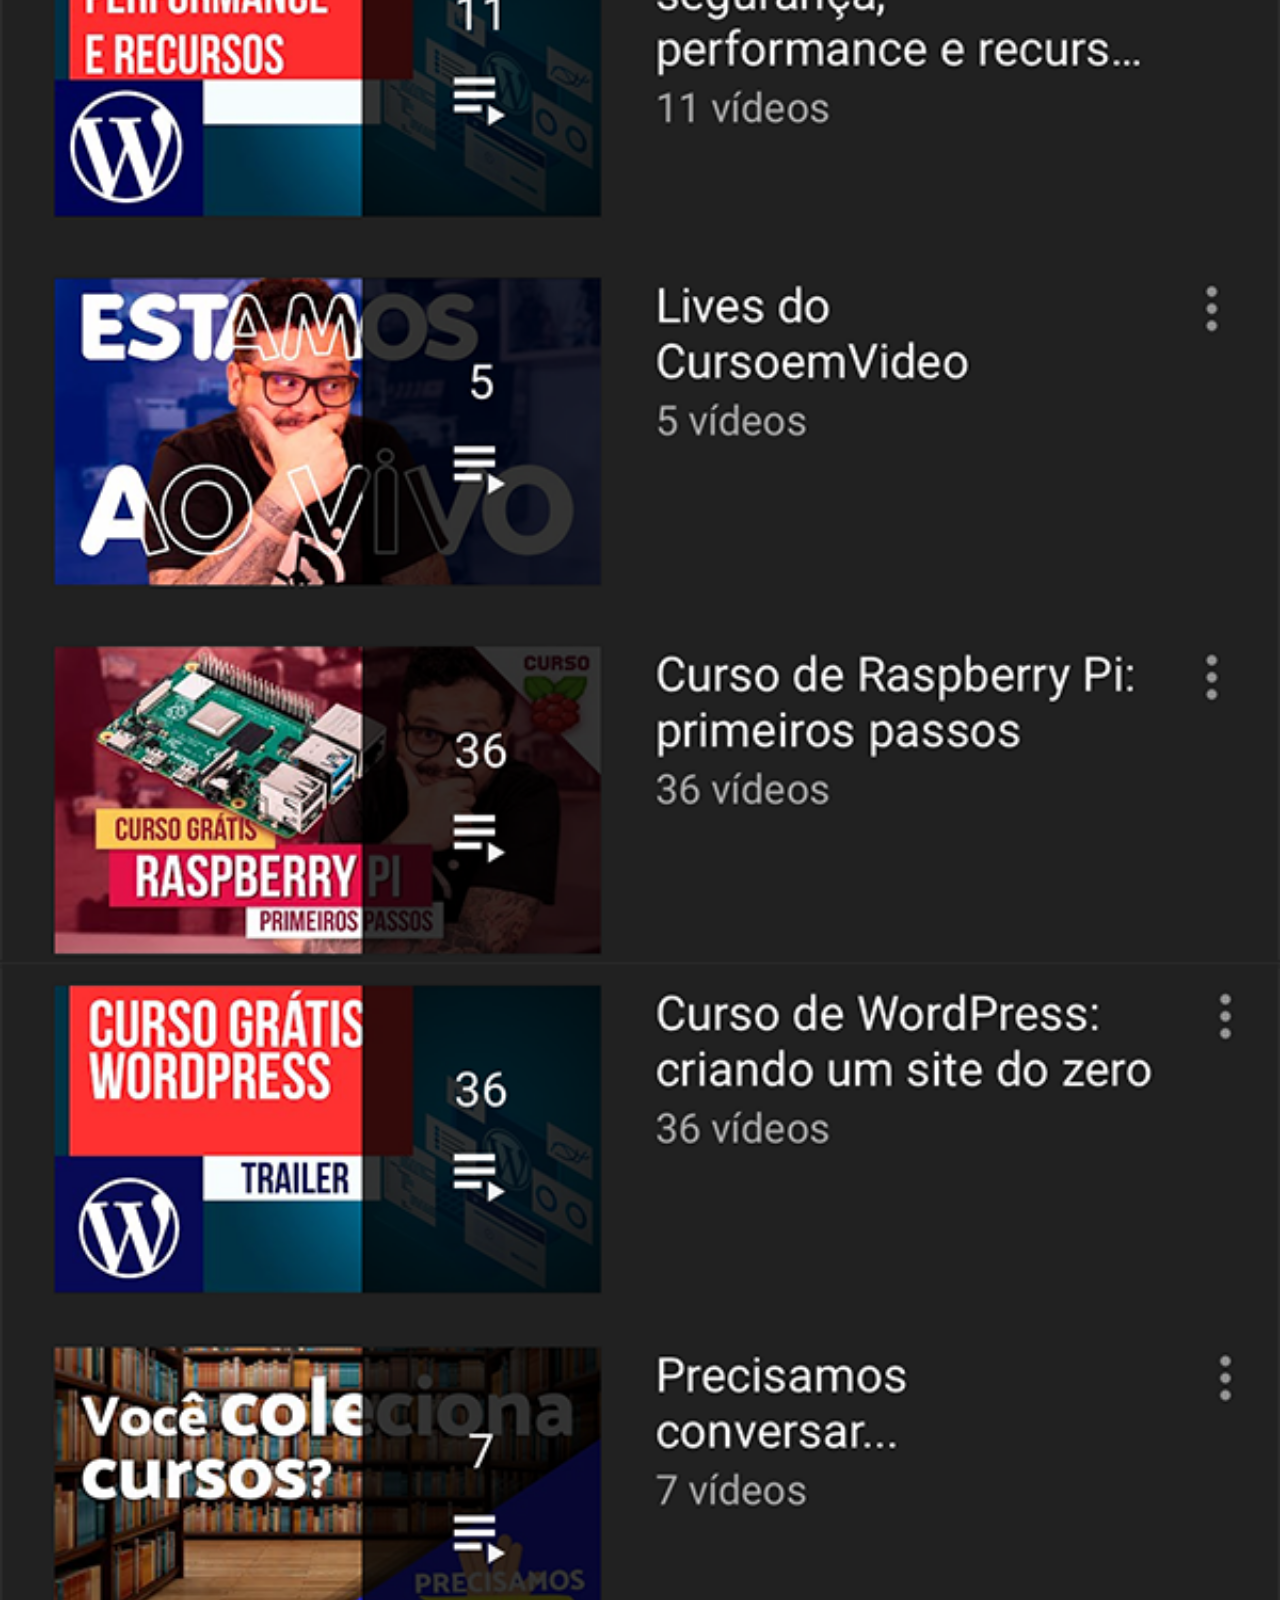
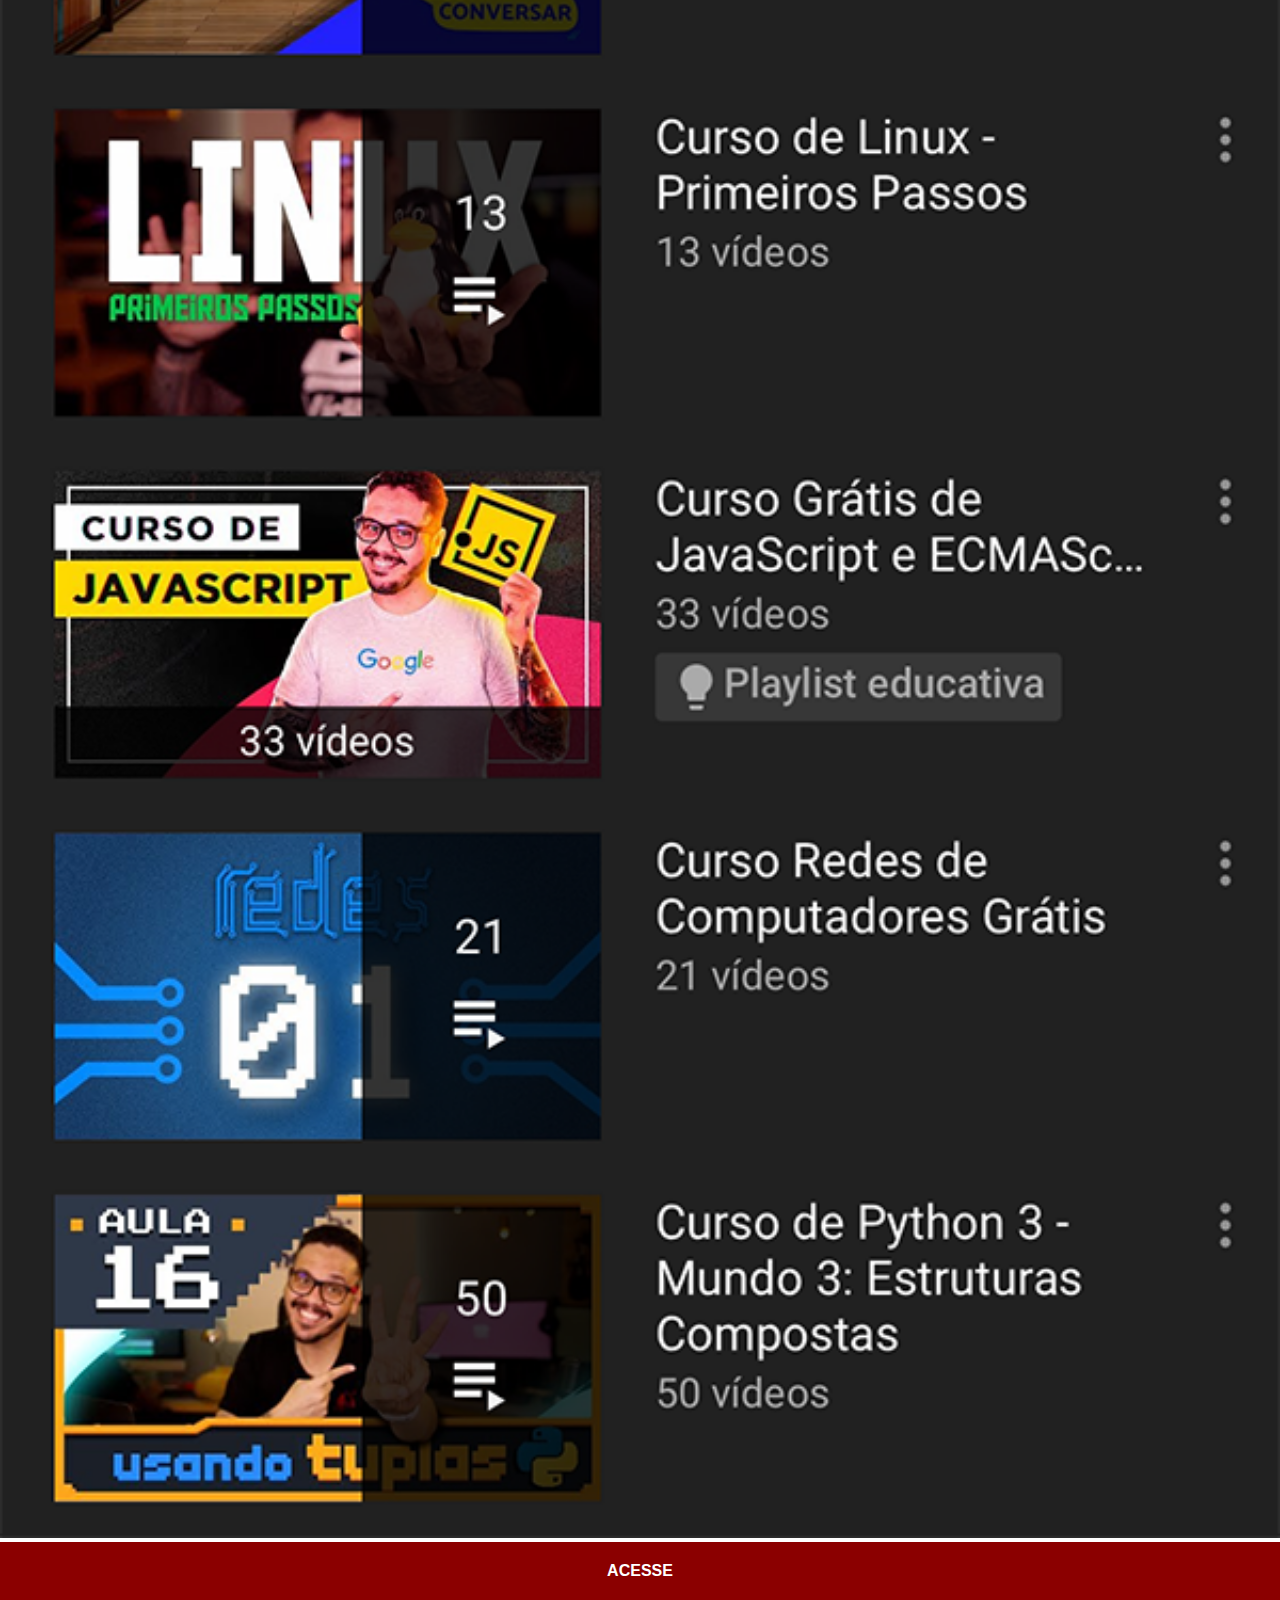
<file: youtube.html>
<!DOCTYPE html>
<html lang="pt-br">
<head>
    <meta charset="UTF-8">
    <meta http-equiv="X-UA-Compatible" content="IE=edge">
    <meta name="viewport" content="width=device-width, initial-scale=1.0">
    <title>Youtube</title>
    <link rel="stylesheet" href="styles/social.css">
</head>
<body>
    <img src="images/tela-youtube.png" alt="">
    <a href="https://www.youtube.com/cursoemvideo/" target="_blank"> ACESSE</a>
</body>
</html>
</file>
<file: styles/style.css>
@charset "UTF-8";

* {
    margin: 0px;
    padding: 0px;
    font-family: Arial, Helvetica, sans-serif;
}

html, body {
    height: 100vh;
    width: 100vw;
    background-color: black;
}

body {
    background: url('../images/fundo-madeira.jpg') no-repeat top center fixed;
    background-size: cover;
}

main {
    position: relative;
    height: 100vh;
}

section#telefone {
    position: absolute;
    top: 50%;
    left: 50%;
    transform: translate(-50%, -50%);

    height: 627px;
    width: 311px;

    background: url('../images/frame-iphone.png') no-repeat;
}

iframe#tela {
    position: relative;
    top: 80px;
    left: 22px;

    width: 267px;
    height: 471px;
}

section#redes-sociais {
    text-align: right;
}


section#redes-sociais img {
    width: 50px;
    margin: 10px;
    border-radius: 50%;
    box-shadow: 2px 2px 5px rgba(0, 0, 0, 0.411);
    box-sizing: border-box;
}

section#redes-sociais img:hover {
    border: 2px solid rgba(255, 255, 255, 0.61);
    transform: translate(-3px, -3px);
    box-shadow: 5px 5px 10px rgba(0, 0, 0, 0.616);
    transition: transform .3s, border .2s;
}
</file>
<file: styles/social.css>
@charset "UTF-8";

* { 
    margin: 0px;
    padding: 0px;
    font-family: Arial, Helvetica, sans-serif;
}

::-webkit-scrollbar {
    width: 0px;
    height: 0px;
}

img {
    width: 100vw;
}

a {
    display: block;
    background-color: darkred;
    color: white;
    padding: 20px;
    text-align: center;
    font-weight: bolder;
    text-decoration: none;
}

a:hover {
    background-color: red;
}
</file>
